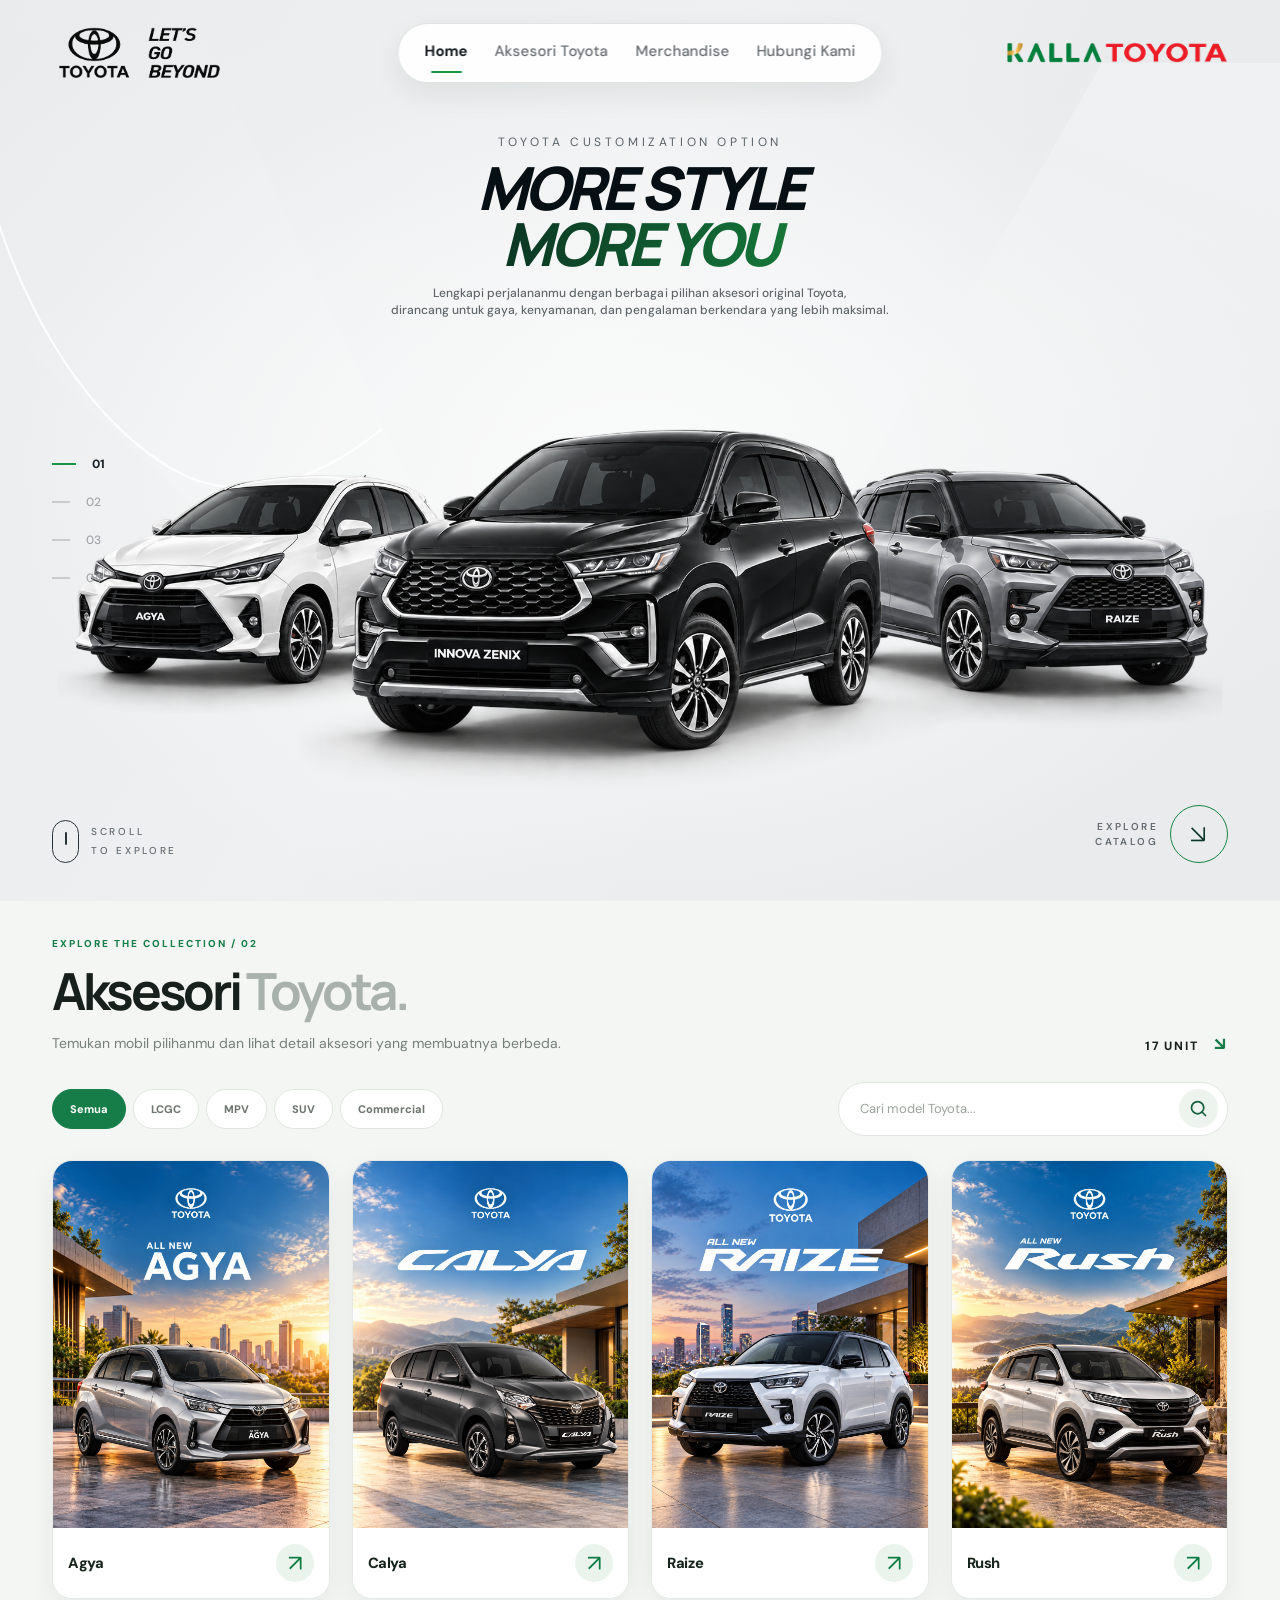
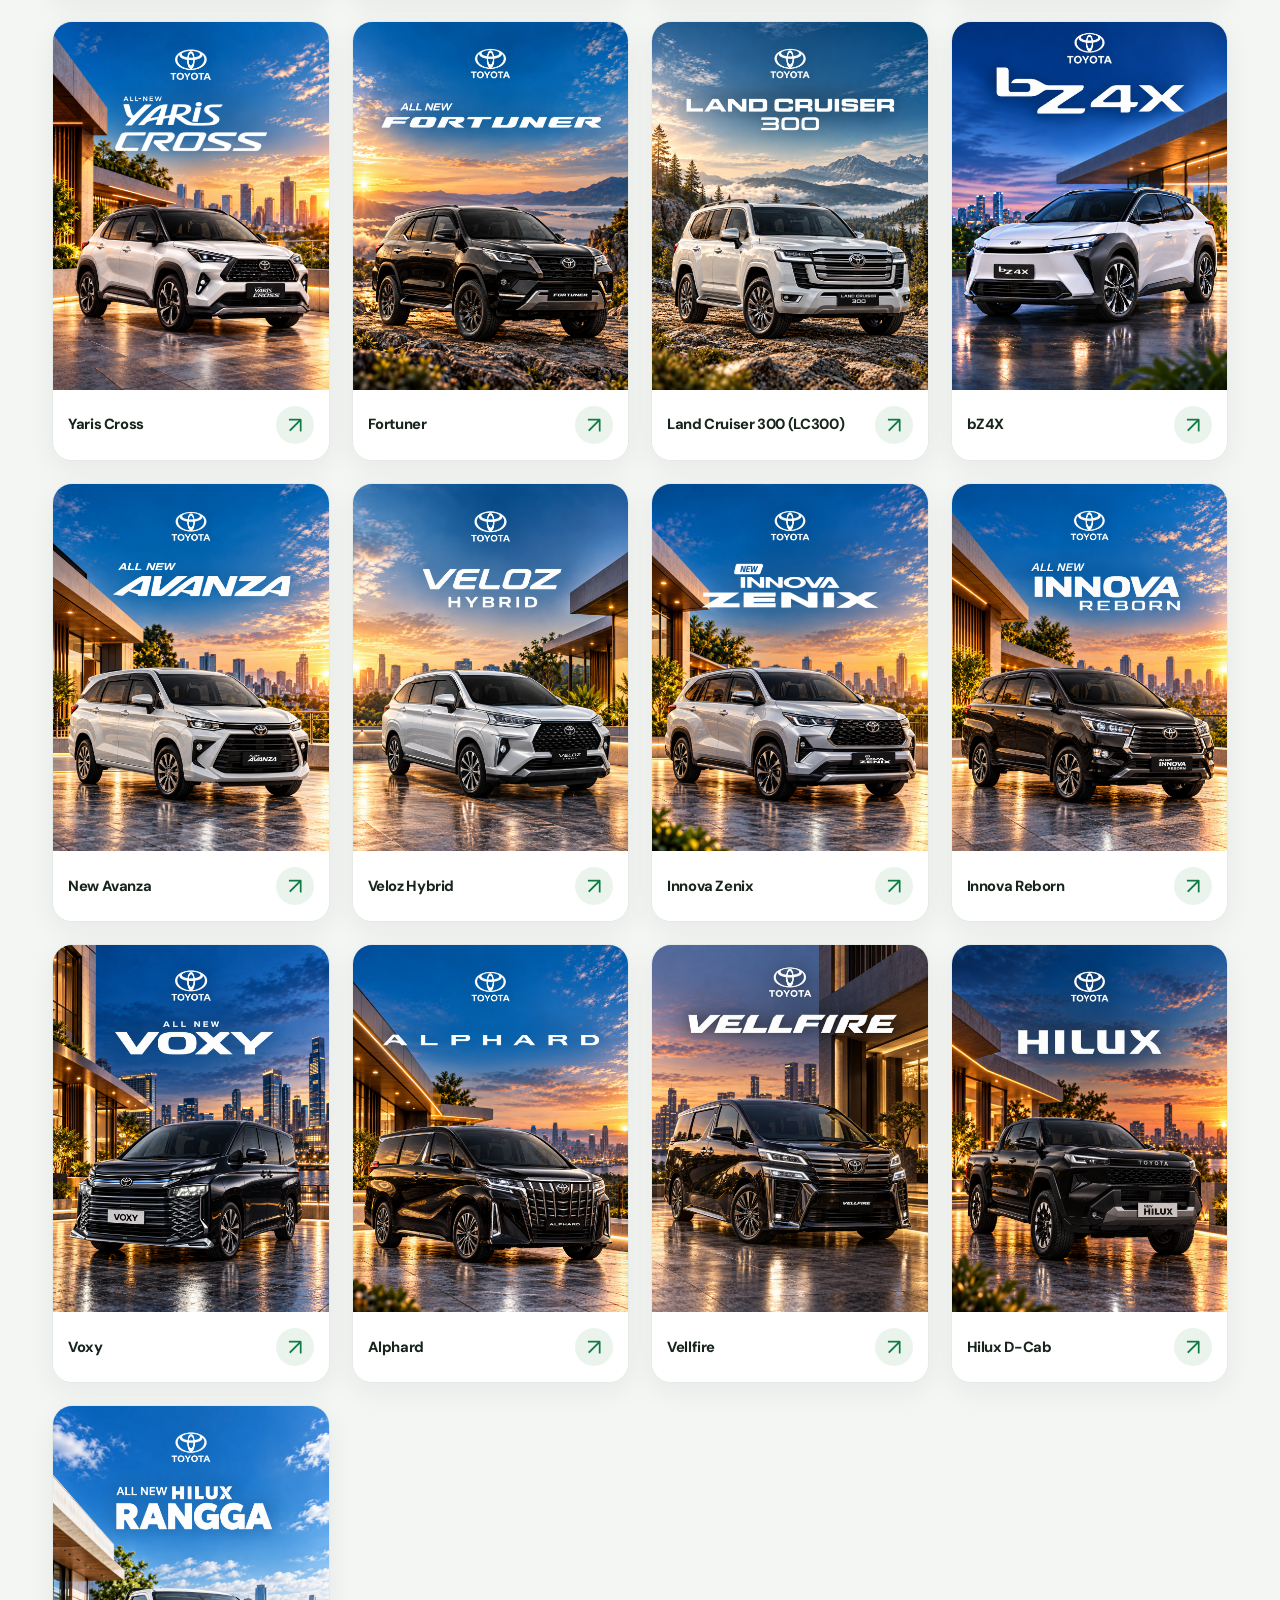
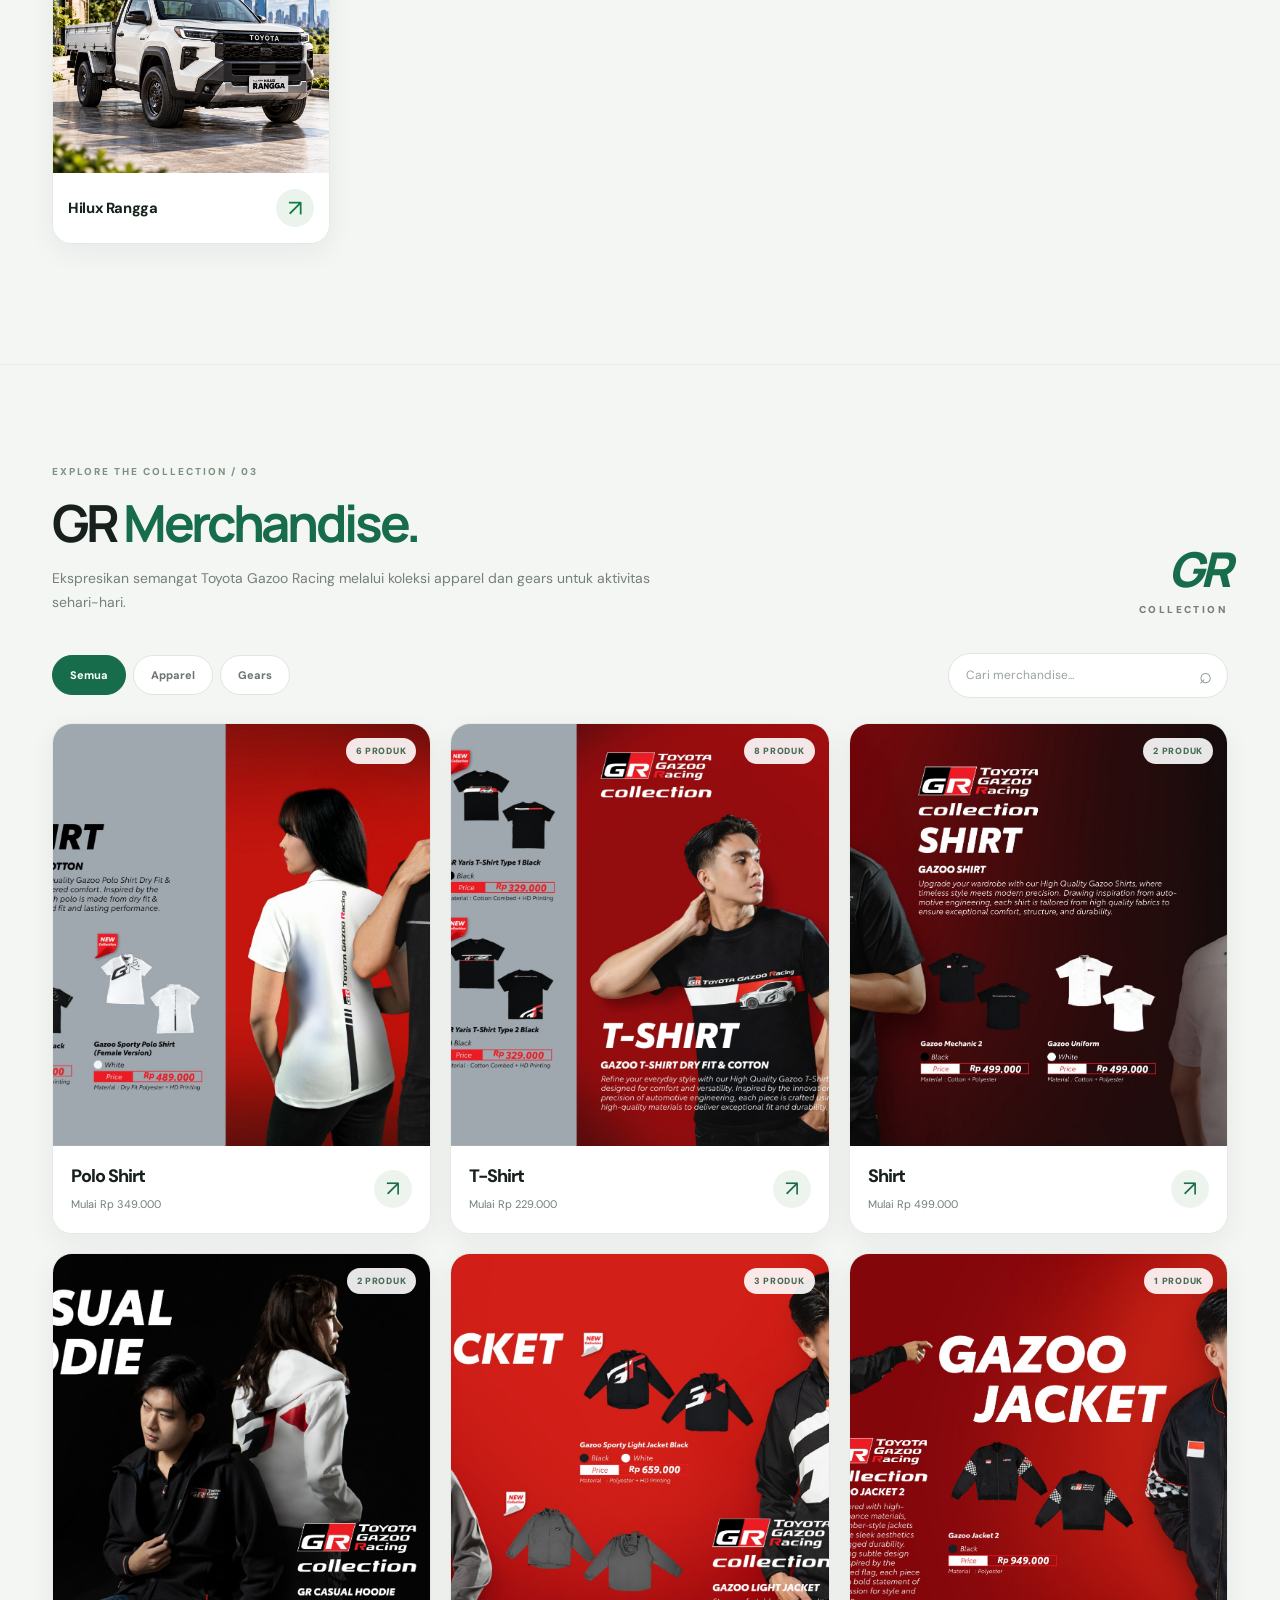
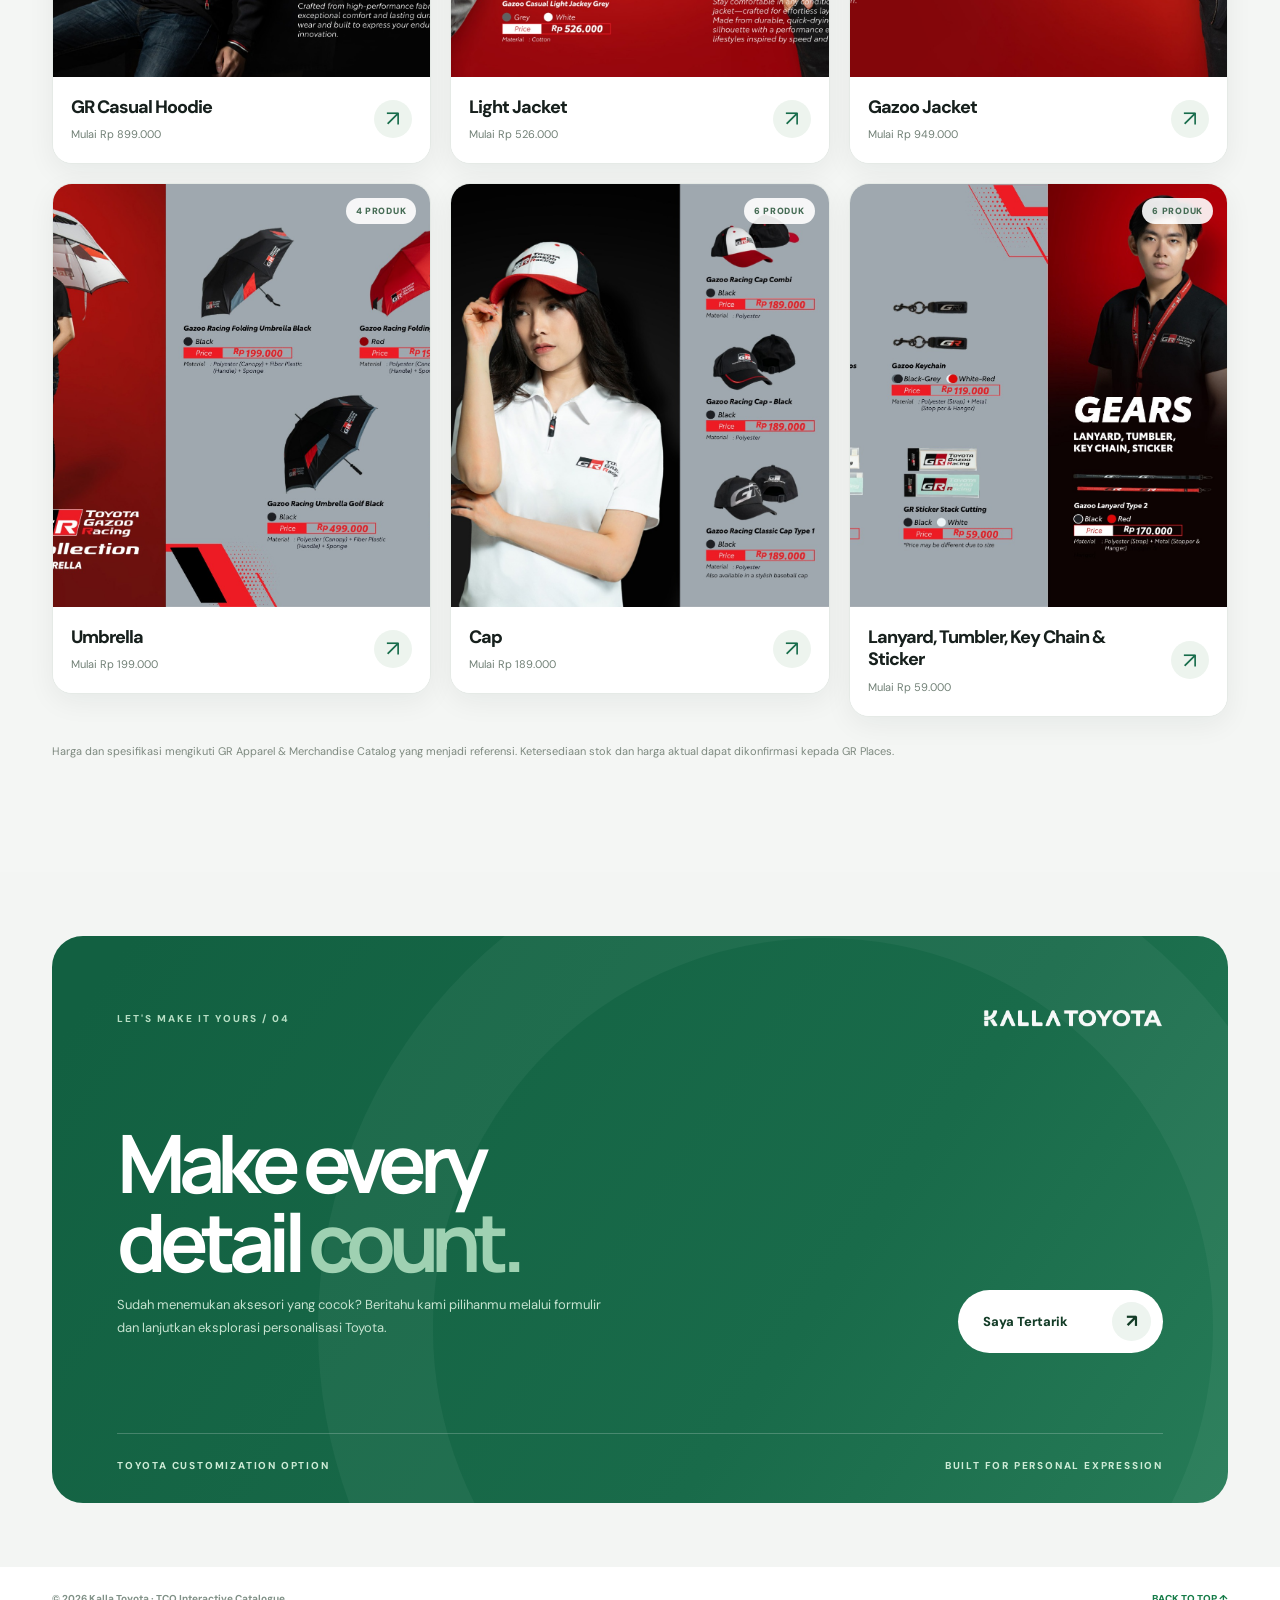
<file: index.html>
<!doctype html>
<html lang="id">
<head>
  <meta charset="UTF-8">
  <meta name="viewport" content="width=device-width, initial-scale=1.0">
  <meta name="theme-color" content="#f7f9f6">
  <meta name="description" content="Toyota Customization Option — katalog aksesori Toyota interaktif dari Kalla Toyota. Jelajahi model, lihat detail part dan temukan aksesori favorit Anda.">
  <title>Toyota Customization Option — Kalla Toyota</title>
  <link rel="preconnect" href="https://fonts.googleapis.com">
  <link rel="preconnect" href="https://fonts.gstatic.com" crossorigin>
  <link href="https://fonts.googleapis.com/css2?family=DM+Sans:wght@400;500;600;700;800&family=Manrope:wght@400;500;600;700;800&display=swap" rel="stylesheet">
  <link rel="stylesheet" href="style.css">
  <link rel="stylesheet" href="catalog-poster.css">
  <link rel="stylesheet" href="shared-navbar.css">
  
</head>
<body class="home-page">
  <div id="top"></div>
  <header class="site-header" id="site-header">
    <div class="wide-container topbar">
      <a href="#home" class="logo-toyota" aria-label="Toyota Let's Go Beyond, ke home"><img src="assets/toyota-beyond.png" alt="Toyota Let's Go Beyond"></a>
      <nav class="main-nav" id="main-nav" aria-label="Navigasi utama">
        <a href="#home" class="nav-link active" data-section="home">Home</a>
        <a href="#katalog" class="nav-link" data-section="katalog">Aksesori Toyota</a>
        <a href="#contact" class="nav-link" data-section="contact">Hubungi Kami</a>
      </nav>
      <div class="header-right">
        <a class="logo-kalla" href="#contact" aria-label="Kalla Toyota, informasi kontak"><img src="assets/kalla-toyota.png" alt="Kalla Toyota"></a>
        <button id="menu-button" class="menu-button" aria-label="Buka menu" aria-expanded="false" aria-controls="mobile-nav"><span></span><span></span><span></span></button>
      </div>
    </div>
    <nav class="mobile-nav" id="mobile-nav" aria-label="Navigasi seluler" hidden>
      <a href="#home">Home</a><a href="#katalog">Aksesori Toyota</a><a href="#contact">Hubungi Kami</a>
    </nav>
  </header>

  <main>
    <section id="home" class="hero-section section-anchor" aria-labelledby="hero-heading">
      <!-- Background grafis dibuat dengan SVG/CSS, bukan disatukan dengan foto mobil. -->
      <svg class="hero-lines" viewBox="0 0 1536 1024" preserveAspectRatio="none" aria-hidden="true">
        <path class="hero-line-white" d="M-36 103 C-19 271 75 460 204 532 C286 579 384 546 458 488" />
      </svg>
      <div class="hero-angle hero-angle-left" aria-hidden="true"></div>
      <div class="hero-angle hero-angle-right" aria-hidden="true"></div>
      <div class="wide-container hero-wrap">
        <div class="hero-copy">
          <p class="hero-kicker">TOYOTA CUSTOMIZATION OPTION</p>
          <h1 id="hero-heading"><span>MORE STYLE</span><span class="gradient-text">MORE YOU</span></h1>
          <p class="hero-description">Lengkapi perjalananmu dengan berbagai pilihan aksesori original Toyota,<br class="desktop-only"> dirancang untuk gaya, kenyamanan, dan pengalaman berkendara yang lebih maksimal.</p>
        </div>
        <nav class="hero-progress" aria-label="Navigasi cepat antar bagian">
          <button class="progress-item current" type="button" data-jump="home" aria-current="step" aria-label="01 · Kembali ke Home" title="Home"><span class="progress-line" aria-hidden="true"></span><span>01</span></button>
          <button class="progress-item" type="button" data-jump="katalog" aria-label="02 · Buka Aksesori Toyota" title="Aksesori Toyota"><span class="progress-line" aria-hidden="true"></span><span>02</span></button>
          <button class="progress-item" type="button" data-jump="contact" aria-label="03 · Buka Hubungi Kami" title="Hubungi Kami"><span class="progress-line" aria-hidden="true"></span><span>03</span></button>
        </nav>
        <!-- Layer mobil PNG/WebP transparan bisa dianimasikan tanpa menggerakkan background. -->
        <!-- Satu foto gabungan tiga mobil. Background CSS tetap terpisah. -->
        <div class="hero-visual hero-visual-v08">
          <img class="hero-trio-combined" src="assets/hero-trio-combined.png" width="1983" height="793" alt="Toyota Agya putih, Innova Zenix hitam, dan Raize abu-abu" fetchpriority="high" decoding="async">
        </div>
        <div class="hero-bottom">
          <a href="#katalog" class="scroll-indicator" aria-label="Scroll ke Aksesori Toyota"><span class="mouse-outline"><span class="mouse-wheel"></span></span><span>SCROLL<br>TO EXPLORE</span></a>
          <a href="#katalog" class="explore-catalog" aria-label="Explore Catalog"><span>EXPLORE<br>CATALOG</span><span class="explore-arrow" aria-hidden="true">↘</span></a>
        </div>
      </div>
    </section>

    <section id="katalog" class="catalog-section section-anchor" aria-labelledby="catalog-title">
      <div class="wide-container">
        <div class="section-intro">
          <div><span class="small-index">EXPLORE THE COLLECTION / 02</span><h2 id="catalog-title">Aksesori <span>Toyota.</span></h2><p>Temukan mobil pilihanmu dan lihat detail aksesori yang membuatnya berbeda.</p></div>
          <div class="catalog-counter" id="catalog-counter">17 UNIT <span>↘</span></div>
        </div>
        <div class="catalog-tools">
          <div class="filter-list" id="category-filters" aria-label="Filter kategori kendaraan"></div>
          <div class="search-wrapper" id="search-wrapper"><div class="catalog-search" role="search"><input id="model-search" placeholder="Cari model Toyota..." type="search" autocomplete="off" aria-label="Cari model Toyota" role="combobox" aria-controls="search-suggestions" aria-expanded="false" aria-autocomplete="list"><button type="button" id="search-submit" class="search-submit" aria-label="Cari model Toyota" title="Cari model Toyota"><svg width="21" height="21" viewBox="0 0 24 24" fill="none" stroke="currentColor" stroke-width="2" stroke-linecap="round" stroke-linejoin="round" aria-hidden="true"><circle cx="11" cy="11" r="7"></circle><path d="m20 20-4-4"></path></svg></button></div><div class="search-suggestions" id="search-suggestions" role="listbox" hidden></div></div>
        </div>
        <div class="model-grid" id="model-grid" aria-live="polite"></div>
        <div class="no-results" id="no-results" hidden>Tidak ada unit yang sesuai. Coba kata kunci lain.</div>
      </div>
    </section>

    <section id="contact" class="contact-section section-anchor">
      <div class="wide-container contact-wrap">
        <div class="contact-top">
          <span class="small-index light">LET'S MAKE IT YOURS / 04</span>
          <img src="assets/kalla-toyota-white.png" alt="Kalla Toyota"class="contact-deco-logo">
      </div>
        <div class="contact-main"><div><h2>Make every<br>detail <em>count.</em></h2><p>Sudah menemukan aksesori yang cocok? Beritahu kami pilihanmu melalui formulir dan lanjutkan eksplorasi personalisasi Toyota.</p></div><a class="contact-button" href="https://forms.gle/zAGeV5SVQxKqUwxP8" target="_blank" rel="noopener noreferrer">Saya Tertarik <span>↗</span></a></div>
        <div class="contact-bottom"><span>TOYOTA CUSTOMIZATION OPTION</span><span>BUILT FOR PERSONAL EXPRESSION</span></div>
      </div>
    </section>
  </main>

  <footer class="site-footer"><div class="wide-container footer-row"><span>© 2026 Kalla Toyota · TCO Interactive Catalogue</span><a href="#home">BACK TO TOP ↑</a></div></footer>

  <div id="toast" class="toast" role="status" aria-live="polite" hidden></div>
  <script src="data.js"></script>
  <script src="app.js"></script>
  <script src="merchandise-data.js"></script>
  <script src="merchandise.js"></script>
</body>
</html>
</file>
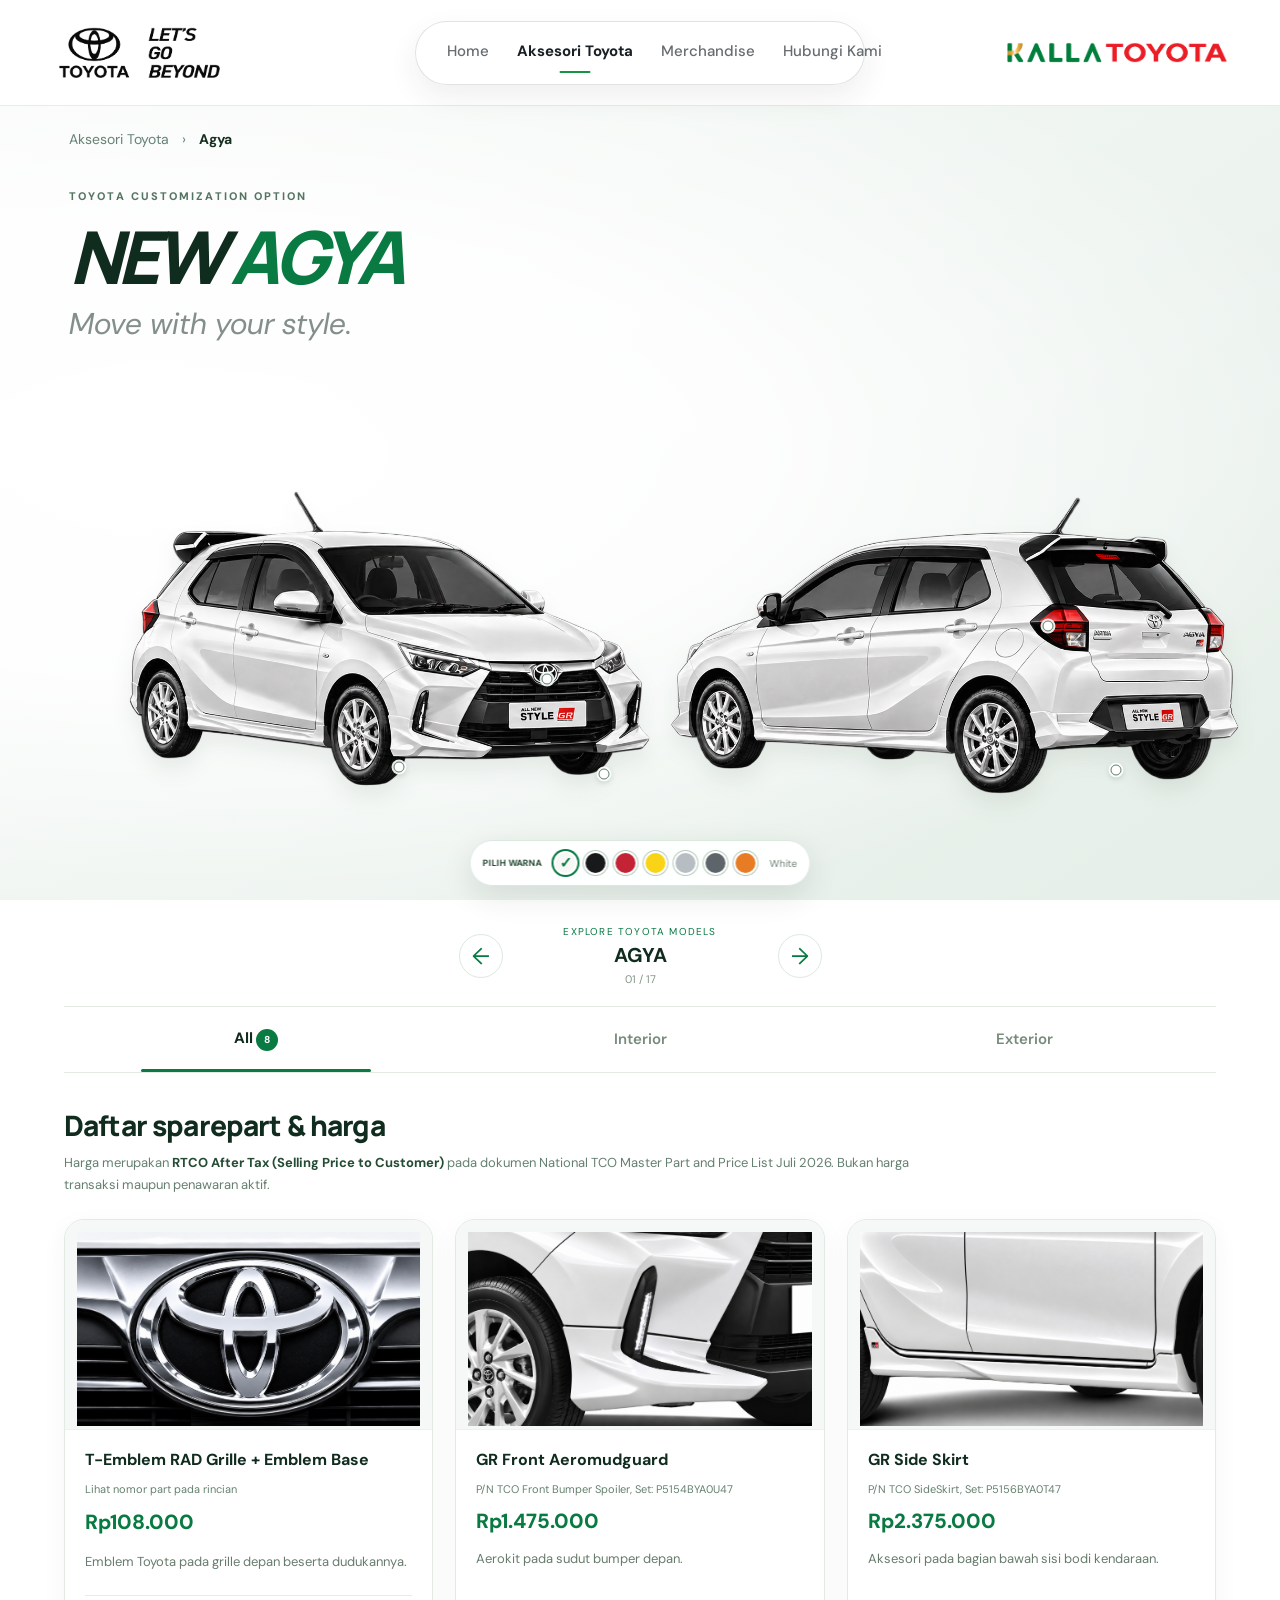
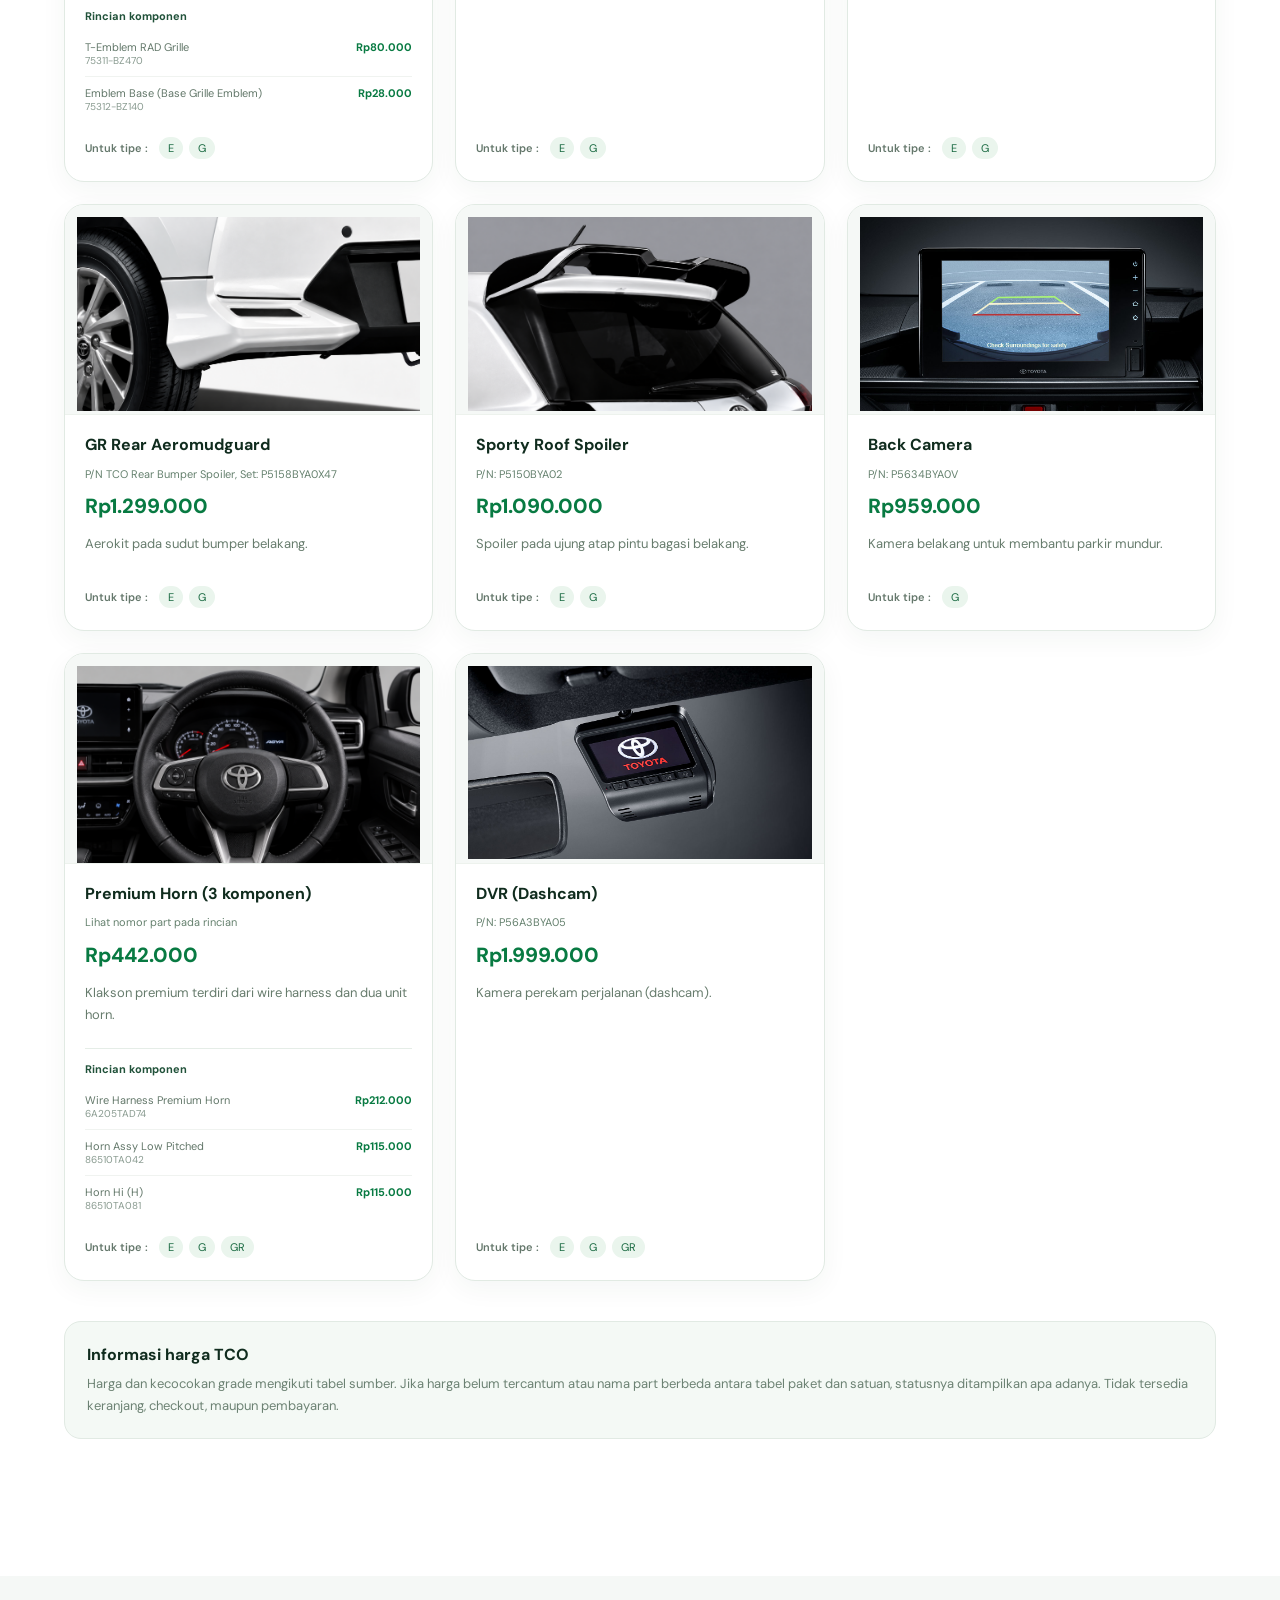
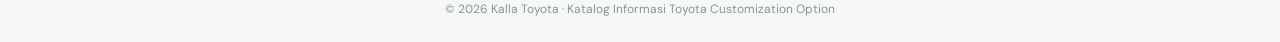
<file: detail.html>
<!doctype html>
<html lang="id">
<head>
  <meta charset="UTF-8"><meta name="viewport" content="width=device-width, initial-scale=1">
  <meta name="theme-color" content="#f5f8f6">
  <title>Detail Unit — TCO Kalla Toyota</title>
  <link rel="preconnect" href="https://fonts.googleapis.com">
  <link rel="preconnect" href="https://fonts.gstatic.com" crossorigin>
  <link href="https://fonts.googleapis.com/css2?family=DM+Sans:wght@400;500;600;700;800&family=Manrope:wght@400;500;600;700;800&display=swap" rel="stylesheet">
  <link rel="stylesheet" href="detail.css">
  <link rel="stylesheet" href="shared-navbar.css">
</head>
<body>
  <header class="site-header" id="site-header">
    <div class="wide-container topbar">
      <a href="index.html#home" class="logo-toyota" aria-label="Toyota Let's Go Beyond, ke home"><img src="assets/toyota-beyond.png" alt="Toyota Let's Go Beyond"></a>
      <nav class="main-nav" id="main-nav" aria-label="Navigasi utama">
        <a href="index.html#home" class="nav-link" data-section="home">Home</a>
        <a href="index.html#katalog" class="nav-link active" aria-current="page" data-section="katalog">Aksesori Toyota</a>
        <a href="index.html#merchandise" class="nav-link" data-section="merchandise">Merchandise</a>
        <a href="index.html#contact" class="nav-link" data-section="contact">Hubungi Kami</a>
      </nav>
      <div class="header-right">
        <a class="logo-kalla" href="index.html#contact" aria-label="Kalla Toyota, informasi kontak"><img src="assets/kalla-toyota.png" alt="Kalla Toyota"></a>
        <button id="menu-button" class="menu-button" type="button" aria-label="Buka menu" aria-expanded="false" aria-controls="mobile-nav"><span></span><span></span><span></span></button>
      </div>
    </div>
    <nav class="mobile-nav" id="mobile-nav" aria-label="Navigasi seluler" hidden>
      <a href="index.html#home">Home</a><a href="index.html#katalog" aria-current="page">Aksesori Toyota</a><a href="index.html#merchandise">Merchandise</a><a href="index.html#contact">Hubungi Kami</a>
    </nav>
  </header>
  <main>
    <section class="hero">
      <div class="hero-inner">
        <div class="breadcrumbs"><a href="index.html#katalog">Aksesori Toyota</a><span>›</span><strong id="breadcrumb-unit">Agya</strong></div>
        <div class="hero-copy"><span class="eyebrow">TOYOTA CUSTOMIZATION OPTION</span><h1 id="hero-title">NEW <em>AGYA</em></h1><p id="hero-tagline" class="tagline">Explore the details.</p></div>
        <div class="hero-visual" id="hero-visual" aria-label="Foto unit depan dan belakang">
          <div class="hero-angle hero-angle-front" data-angle="front">
            <img id="hero-car" src="" alt="Tampak depan unit" draggable="false">
            <div class="hero-hotspots" id="hero-hotspots-front" aria-label="Titik aksesori tampak depan"></div>
          </div>
          <div class="hero-angle hero-angle-rear" data-angle="rear">
            <img id="hero-car-rear" src="" alt="Tampak belakang unit" draggable="false">
            <div class="hero-hotspots" id="hero-hotspots-rear" aria-label="Titik aksesori tampak belakang"></div>
          </div>
          <div class="hero-view-toggle" id="hero-view-toggle" aria-label="Tampak kendaraan">
            <button type="button" data-hero-view="front" aria-pressed="true">Depan</button>
            <button type="button" data-hero-view="rear" aria-pressed="false">Belakang</button>
          </div>
        </div>
        <p id="hero-image-error" class="image-error" hidden>Foto unit belum tersedia.</p>
        <div class="color-panel" id="color-panel" role="group" aria-label="Pilihan warna kendaraan"><strong>PILIH WARNA</strong><div class="color-list" id="color-list"></div><small id="color-name">White</small></div>
        <div class="hero-stats"><div class="stat"><strong id="hero-category">Hatchback</strong><small>Model Toyota</small></div><div class="stat"><strong>Juli 2026</strong><small>Periode harga TCO</small></div><div class="stat"><strong>Katalog Informasi</strong><small>Bukan transaksi</small></div></div>
      </div>
    </section>
    <section class="details-section">
      <div class="content-wrap">
        <div class="unit-switcher" id="swipe-zone" aria-label="Navigasi unit"><button class="unit-arrow" id="prev-unit" type="button" aria-label="Unit sebelumnya">←</button><div class="unit-switcher-center"><small>EXPLORE TOYOTA MODELS</small><strong id="unit-switch-label">AGYA</strong><span id="unit-counter">01 / 17</span></div><button class="unit-arrow" id="next-unit" type="button" aria-label="Unit berikutnya">→</button></div>
        <div class="detail-tabs" role="tablist" aria-label="Kategori part"><button type="button" role="tab" data-tab="all" class="active" aria-selected="true">All <span id="part-count" class="tab-count">0</span></button><button type="button" role="tab" data-tab="interior">Interior</button><button type="button" role="tab" data-tab="exterior">Exterior</button></div>

        <section class="parts-section"><div class="section-heading"><h2>Daftar sparepart &amp; harga</h2><p>Harga merupakan <strong>RTCO After Tax (Selling Price to Customer)</strong> pada dokumen National TCO Master Part and Price List Juli 2026. Bukan harga transaksi maupun penawaran aktif.</p></div><div id="tab-content" role="tabpanel" aria-live="polite"></div></section>
        <div class="information-note"><strong>Informasi harga TCO</strong><p>Harga dan kecocokan grade mengikuti tabel sumber. Jika harga belum tercantum atau nama part berbeda antara tabel paket dan satuan, statusnya ditampilkan apa adanya. Tidak tersedia keranjang, checkout, maupun pembayaran.</p></div>
      </div>
    </section>
  </main>
  <footer class="footer">© 2026 Kalla Toyota · Katalog Informasi Toyota Customization Option</footer>
  <div id="hero-part-tooltip" class="hero-part-tooltip" role="tooltip" hidden></div>
  <script src="data.js"></script>
  <script src="detail.js"></script>
</body>
</html>
</file>
<file: style.css>
:root{--ink:#17201d;--muted:#757e78;--green:#176c4b;--green2:#0f543a;--mint:#dbece0;--mist:#f3f5f3;--line:#dce2dc;--light:#fff;--radius:25px;--display:'Manrope','DM Sans',sans-serif;--body:'DM Sans',sans-serif}*{box-sizing:border-box}html{scroll-behavior:smooth;scroll-padding-top:94px}body{margin:0;background:#fff;color:var(--ink);font-family:var(--body);-webkit-font-smoothing:antialiased}a{text-decoration:none;color:inherit}button,input{font:inherit}button{cursor:pointer}button:focus-visible,a:focus-visible,input:focus-visible{outline:3px solid #77bc98;outline-offset:3px}img{max-width:100%;display:block}p{line-height:1.75}.wide-container{width:min(1430px,calc(100% - 104px));margin:0 auto}.section-anchor{scroll-margin-top:90px}[hidden]{display:none!important}.site-header{height:88px;position:sticky;top:0;z-index:80;background:rgba(255,255,255,.95);border-bottom:1px solid #e8ece8;backdrop-filter:blur(18px)}.topbar{height:100%;display:flex;align-items:center;justify-content:space-between;gap:24px}.logo-toyota{display:flex;align-items:center;width:158px;flex:0 0 auto}.logo-toyota img{width:100%;height:auto;max-height:67px;object-fit:contain}.logo-kalla{width:166px;display:flex;align-items:center;justify-content:end}.logo-kalla img{width:100%;object-fit:contain}.main-nav{display:flex;gap:6px;align-items:center;background:#f2f4f1;border:1px solid #e8ece8;padding:7px;border-radius:100px;box-shadow:0 8px 25px #13281705}.main-nav a{font-size:13px;font-weight:700;color:#7b817d;letter-spacing:.01em;border-radius:30px;padding:11px 26px;transition:background .2s,color .2s}.main-nav a:hover,.main-nav a.active{color:#fff;background:var(--ink)}.header-right{display:flex;align-items:center;gap:20px}.mobile-nav{display:none}.menu-button{display:none}
.hero-section{background:linear-gradient(132deg,#fbfcfa 4%,#f0f4ef 57%,#e8eeea 100%);overflow:hidden;position:relative;min-height:760px}.hero-bg-orb{position:absolute;pointer-events:none}.orb-a{width:700px;height:700px;border-radius:50%;right:-20%;top:-55%;background:radial-gradient(circle,#e5efe7 0,transparent 66%)}.orb-b{width:780px;height:500px;bottom:-300px;left:-280px;background:radial-gradient(circle,#dcece0 0,transparent 68%)}.hero-wrap{position:relative;min-height:760px;padding-top:37px}.hero-topline{display:flex;align-items:center;gap:12px;letter-spacing:.16em;font-weight:800;font-size:10px;color:#69786f}.eyebrow-dot,.live-dot,.dot-indicator{width:8px;height:8px;display:inline-block;border-radius:100px;background:#2e9361}.hero-topline-line{width:24px;height:1px;background:#a7b5aa}.hero-copy{position:relative;z-index:3;text-align:center;padding-top:60px}.pill-outline{border:1px solid #d9e4da;border-radius:40px;padding:10px 15px;display:inline-flex;align-items:center;gap:9px;font-size:10px;letter-spacing:.11em;font-weight:800;color:#4b6a57;background:#f9fdf9}.hero-copy h1{margin:21px 0 18px;font-family:var(--display);font-weight:800;letter-spacing:-.09em;line-height:1.03;font-size:clamp(52px,6.3vw,93px)}.hero-copy h1 em{font-style:normal;color:var(--green)}.hero-copy p{font-size:15px;color:#65756a;max-width:555px;margin:0 auto;line-height:1.8}.hero-actions{display:flex;align-items:center;justify-content:center;gap:30px;margin-top:26px}.primary-btn{border:0;display:inline-flex;align-items:center;gap:20px;background:var(--green);color:white;padding:7px 8px 7px 21px;border-radius:100px;font-weight:800;font-size:13px;min-height:50px;transition:transform .2s,background .2s}.primary-btn:hover{background:var(--green2);transform:translateY(-2px)}.arrow-circle{display:inline-flex;align-items:center;justify-content:center;width:37px;height:37px;border-radius:50%;background:#fff;color:var(--green);font-size:18px}.text-btn{font-size:13px;font-weight:800;color:#39473f;border-bottom:1px solid #a6b7aa;padding:8px 0}.text-btn span{margin-left:11px}.hero-cars{width:min(1180px,100%);height:auto;object-fit:contain;position:relative;z-index:1;margin:-5px auto -28px;mix-blend-mode:multiply;mask-image:linear-gradient(to bottom,#000 0%,#000 82%,transparent 100%)}.hero-side-note{position:absolute;z-index:2;top:42%;left:0;display:flex;flex-direction:column;gap:18px;font-size:11px;color:#6c7b70;letter-spacing:.08em}.hero-side-note strong{line-height:1.75;font-size:10px}.note-line{height:67px;width:1px;background:#afc5b4;margin-left:11px}.hero-foot{height:90px;position:relative;z-index:2;display:flex;align-items:center;gap:34px;border-top:1px solid #d8e1d8;margin-top:-10px}.hero-foot-item{display:flex;align-items:center;gap:14px}.hero-foot-item strong{font-size:25px;letter-spacing:-.06em}.hero-foot-item span,.hero-foot-right{font-weight:800;font-size:10px;letter-spacing:.15em;color:#64746a}.foot-divider{width:1px;height:32px;background:#ccd7cc}.hero-foot-right{margin-left:auto}.hero-foot-right span{font-size:18px;margin-left:15px}
.how-section{padding:107px 0 112px;background:#fff}.how-wrap{display:grid;grid-template-columns:.8fr 1.4fr;align-items:center;gap:80px}.small-index{font-size:10px;letter-spacing:.2em;color:var(--green);font-weight:800;display:inline-block}.how-heading h2,.section-intro h2{font-family:var(--display);font-size:clamp(37px,4vw,60px);line-height:1.12;letter-spacing:-.065em;margin:19px 0 0}.how-heading h2 span,.section-intro h2 span{color:#a8b1aa}.how-cards{display:grid;grid-template-columns:repeat(3,1fr);gap:13px}.how-step{background:#f5f7f5;padding:25px 21px;min-height:223px;border-radius:18px;border:1px solid #ebefeb}.step-index{font-size:11px;font-weight:800;color:#95a49a}.step-icon{font-size:32px;display:block;color:var(--green);margin:12px 0}.how-step h3{font-size:16px;letter-spacing:-.04em;margin:0 0 8px}.how-step p{font-size:12px;margin:0;color:#77847b;line-height:1.65}
.catalog-section{padding:105px 0 120px;background:#f4f6f4;border-top:1px solid #edf1ed}.section-intro{display:flex;align-items:end;justify-content:space-between;gap:24px}.section-intro h2{margin:14px 0}.section-intro p{max-width:600px;color:#758077;font-size:14px;margin:0}.catalog-counter{font-weight:800;letter-spacing:.15em;font-size:12px;white-space:nowrap}.catalog-counter span{font-size:18px;color:var(--green);margin-left:11px}.catalog-tools{margin:40px 0 25px;display:flex;align-items:center;justify-content:space-between;gap:24px}.filter-list{display:flex;align-items:center;gap:7px;flex-wrap:wrap}.filter-btn{border:1px solid #e0e6df;background:#fff;color:#6c756e;padding:12px 17px;border-radius:40px;font-size:11px;font-weight:800;transition:all .15s}.filter-btn.active,.filter-btn:hover{color:#fff;background:var(--green);border-color:var(--green)}.catalog-search{width:280px;background:#fff;border:1px solid #e0e6df;border-radius:40px;display:flex;align-items:center;gap:10px;padding:0 15px;color:#8a958c;flex:0 0 auto}.catalog-search input{width:100%;height:43px;border:none;outline:none;background:transparent;font-size:12px;color:#18251d}.catalog-search input::placeholder{color:#9aa49b}.model-grid{display:grid;grid-template-columns:repeat(3,1fr);gap:19px}.model-card{min-width:0;display:flex;flex-direction:column;text-align:left;appearance:none;border:1px solid #e4eae4;background:#fff;border-radius:22px;overflow:hidden;padding:0;transition:transform .25s,box-shadow .25s,border-color .2s;position:relative}.model-card:hover{transform:translateY(-6px);box-shadow:0 22px 50px rgba(26,54,37,.09);border-color:#b1c8b8}.model-image{height:215px;background:#e9efea;display:flex;justify-content:center;align-items:center;overflow:hidden;position:relative}.model-image:after{content:'';position:absolute;left:0;bottom:0;width:100%;height:48px;background:linear-gradient(transparent,#e8efe9);pointer-events:none}.model-image img{width:100%;height:100%;object-fit:cover;transition:transform .3s}.model-card:hover .model-image img{transform:scale(1.035)}.model-image[data-white="false"] img{filter:grayscale(1) contrast(.96)}.model-image[data-white="true"] img{object-fit:contain;padding:10px 0}.model-badge{position:absolute;top:14px;left:15px;z-index:2;font-size:9px;padding:7px 10px;border-radius:30px;color:#466c55;background:rgba(255,255,255,.88);font-weight:800;letter-spacing:.09em}.model-info{display:flex;justify-content:space-between;align-items:center;gap:8px;padding:18px 18px 20px}.model-info h3{font-size:18px;font-weight:800;letter-spacing:-.055em;margin:1px 0 0}.model-info p{font-size:10px;letter-spacing:.12em;color:#8c9a90;font-weight:800;margin:0}.model-info .model-arrow{width:38px;height:38px;border-radius:50%;background:#edf4ee;display:flex;align-items:center;justify-content:center;color:var(--green);font-size:22px;transition:all .2s}.model-card:hover .model-arrow{background:var(--green);color:#fff}.no-results{padding:55px;text-align:center;color:#69756c}
.detail-section{padding:95px 0 114px;background:white}.detail-backline{display:flex;justify-content:space-between;align-items:center}.small-back{font-size:12px;color:var(--green);font-weight:800;border:none;background:#eef5ef;padding:12px 16px;border-radius:30px}.detail-head{display:flex;align-items:end;justify-content:space-between;margin:14px 0 34px}.label-above{font-size:12px;color:#9aa99e;letter-spacing:.17em;font-weight:800}.detail-head h2{font-family:var(--display);font-size:clamp(36px,4.3vw,63px);letter-spacing:-.075em;line-height:1.1;margin:7px 0}.detail-head p{font-size:13px;color:#7e8980;margin:0}.detail-model-counter{font-size:20px;color:#a5b5a9;font-weight:800;white-space:nowrap}.detail-layout{display:grid;grid-template-columns:minmax(0,1.55fr) minmax(285px,.78fr);gap:28px;align-items:start}.viewer-column,.parts-column{min-width:0}.vehicle-stage{border-radius:25px;overflow:hidden;background:radial-gradient(ellipse at 52% 28%,#fff 5%,#e8eeea 73%,#e4ebe5 100%);border:1px solid #e1e9e1;position:relative}.stage-top,.stage-footer{display:flex;align-items:center;gap:9px;justify-content:space-between;padding:19px 22px;color:#688071;font-size:9px;font-weight:800;letter-spacing:.12em}.stage-top{justify-content:flex-start}.stage-top-right{margin-left:auto}.dot-indicator{width:7px;height:7px}.car-image-container{position:relative;width:100%;aspect-ratio:4/3;display:flex;align-items:center;justify-content:center}.car-image-container:before{content:'';position:absolute;left:12%;right:12%;bottom:12%;height:25px;background:#5c796141;filter:blur(25px);border-radius:100%;pointer-events:none}.car-image-container>img{display:block;width:100%;height:100%;object-fit:contain;position:relative;z-index:1;transition:opacity .2s}.hotspot-layer{position:absolute;inset:0;z-index:4;pointer-events:none}.hotspot{position:absolute;left:var(--x);top:var(--y);width:35px;height:35px;border-radius:50%;background:#fff;color:var(--green);border:1px solid #e0eee4;box-shadow:0 2px 18px #17351b55;display:grid;place-items:center;font-size:19px;font-weight:600;transform:translate(-50%,-50%);pointer-events:auto;transition:transform .15s,background .15s}.hotspot:after{content:'';position:absolute;inset:-6px;border-radius:50%;border:1px solid #ffffffa8;animation:pulse 2.4s infinite}.hotspot:hover,.hotspot:focus-visible{background:var(--green);color:#fff;transform:translate(-50%,-50%) scale(1.12);z-index:9}.hotspot .hotspot-tooltip{position:absolute;bottom:43px;left:50%;transform:translate(-50%,5px);padding:11px 13px;border-radius:9px;background:#14281c;color:white;white-space:normal;min-width:155px;max-width:215px;text-align:center;font-size:10px;line-height:1.5;pointer-events:none;opacity:0;visibility:hidden;transition:all .15s;box-shadow:0 6px 20px #0002}.hotspot:hover .hotspot-tooltip,.hotspot:focus-visible .hotspot-tooltip{opacity:1;visibility:visible;transform:translate(-50%,0)}@keyframes pulse{0%,100%{transform:scale(.88);opacity:.7}50%{transform:scale(1.3);opacity:.15}}.stage-footer{padding:16px 22px 20px}.stage-footer>span:first-child{letter-spacing:0;font-size:11px}.viewer-controls{display:flex;align-items:center;justify-content:space-between;gap:25px;border-bottom:1px solid #e2ebe3;padding:23px 6px}.control-label{display:block;font-size:10px;font-weight:800;letter-spacing:.13em;color:#85968b;margin-bottom:11px}.angles-buttons,.color-swatches{display:flex;align-items:center;gap:9px}.angle-btn{border:1px solid #dae5db;background:#fff;border-radius:30px;padding:10px 16px;font-size:11px;color:#748278;font-weight:800}.angle-btn.active,.angle-btn:hover{background:var(--ink);color:#fff;border-color:var(--ink)}.swatch{width:29px;height:29px;background:var(--swatch);border:3px solid white;box-shadow:0 0 0 1px #c5cdc7;border-radius:50%;transition:box-shadow .2s,transform .2s}.swatch.active{box-shadow:0 0 0 2px var(--green);transform:scale(1.05)}.viewer-disclaimer{margin:17px 7px;color:#8b9890;font-size:11px;line-height:1.7}.parts-column{background:#f5f7f5;border:1px solid #e8eee8;border-radius:24px;padding:29px 25px}.parts-header h3{font-family:var(--display);font-size:30px;letter-spacing:-.065em;margin:12px 0 8px}.parts-header h3 i{color:var(--green);font-style:normal}.parts-header p{font-size:12px;color:#8b978e;line-height:1.65;margin:0 0 18px}.part-list{max-height:480px;overflow:auto;padding-right:4px;scrollbar-width:thin}.part-item{width:100%;display:flex;align-items:center;gap:14px;border:0;border-top:1px solid #e2e9e3;background:none;padding:14px 0;text-align:left;transition:padding .2s}.part-item:hover{padding-left:5px}.part-thumb{width:62px;height:60px;flex:0 0 62px;background:#e6ece6;border-radius:9px;overflow:hidden}.part-thumb img{width:100%;height:100%;object-fit:cover}.part-meta{flex:1;min-width:0}.part-meta small{display:block;color:#92a094;font-size:10px;letter-spacing:.06em;margin-bottom:3px}.part-meta strong{font-size:12px;line-height:1.45;display:block}.part-item>span:last-child{font-size:20px;color:var(--green)}.aside-cta{display:flex;align-items:center;justify-content:space-between;padding:17px 15px;background:#dfebe2;border-radius:13px;margin-top:14px;transition:background .2s}.aside-cta:hover{background:#c5dfcd}.aside-cta strong,.aside-cta small{display:block}.aside-cta strong{font-size:12px;margin-bottom:3px}.aside-cta small{font-size:11px;color:#61806b}.aside-icon{width:36px;height:36px;border-radius:50%;display:grid;place-items:center;background:var(--green);color:white;font-size:19px}
.contact-section{padding:64px 0;background:#f3f5f3}.contact-wrap{border-radius:31px;min-height:520px;background:linear-gradient(125deg,#126041 5%,#196b4a 65%,#267b57 100%);padding:52px 65px 31px;color:#fff;position:relative;overflow:hidden}.contact-wrap:before{content:'';position:absolute;right:-100px;bottom:-330px;width:780px;height:780px;border-radius:50%;border:115px solid #ffffff0b;pointer-events:none}.contact-top,.contact-bottom{display:flex;justify-content:space-between;align-items:center;position:relative;z-index:1}.small-index.light{color:#b7dec4}.contact-deco,.contact-bottom{font-size:10px;font-weight:800;letter-spacing:.18em;color:#cdebd6}.contact-main{display:flex;justify-content:space-between;align-items:end;position:relative;z-index:1;margin:75px 0 80px;gap:30px}.contact-main h2{font-family:var(--display);font-size:clamp(56px,6.3vw,99px);letter-spacing:-.09em;line-height:.97;margin:0}.contact-main h2 em{font-style:normal;color:#9fd1b2}.contact-main p{max-width:500px;color:#c6e3d0;font-size:13px;line-height:1.8}.contact-button{display:flex;align-items:center;justify-content:space-between;gap:44px;background:white;color:#133c27;border-radius:50px;font-size:13px;padding:12px 12px 12px 25px;font-weight:800;white-space:nowrap;transition:transform .2s}.contact-button:hover{transform:translateY(-4px)}.contact-button span{width:39px;height:39px;display:grid;place-items:center;border-radius:50%;background:#edf4ef;font-size:18px}.contact-bottom{border-top:1px solid #ffffff35;padding-top:25px}.site-footer{background:#fff;padding:25px 0}.footer-row{display:flex;justify-content:space-between;align-items:center;gap:20px;color:#809187;font-size:10px;font-weight:700}.footer-row a{color:var(--green);font-weight:800;white-space:nowrap}
.contact-deco-logo{
  height: 60px;
  width: auto;
  object-fit: contain;
  display: block;
  opacity: 0.98;
}

@media(max-width:800px){
  .contact-deco-logo{
  height: 36px;
}
}

@media(max-width:520px){
 .contact-deco-logo{
  display: none;
  }
}

.modal-overlay{position:fixed;inset:0;background:#0c1611bb;z-index:150;display:flex;align-items:center;justify-content:center;padding:25px;backdrop-filter:blur(7px)}.part-dialog{background:white;width:min(900px,100%);display:grid;grid-template-columns:.95fr 1fr;border-radius:24px;position:relative;overflow:hidden;box-shadow:0 35px 110px #0005;max-height:calc(100vh - 50px)}.modal-close{position:absolute;right:18px;top:18px;border:0;background:#edf2ed;color:#283c2c;border-radius:50%;width:38px;height:38px;font-size:25px;z-index:2}.modal-image-wrap{min-height:410px;background:#e7ece8;display:flex;flex-direction:column;justify-content:space-between}.modal-image-wrap img{width:100%;height:100%;max-height:420px;object-fit:contain;flex:1;padding:20px}.modal-image-caption{display:flex;justify-content:space-between;color:#6d7b70;font-size:10px;letter-spacing:.12em;padding:18px 23px;font-weight:800}.modal-image-caption span{font-size:18px}.modal-body{padding:64px 36px 38px;overflow:auto}.modal-part-label{display:block;font-size:11px;color:#8c9b90;margin-top:27px}.modal-body h2{font-family:var(--display);font-size:34px;letter-spacing:-.065em;line-height:1.15;margin:10px 0 19px}.modal-body>p{font-size:13px;color:#6b7a70;line-height:1.85}.modal-note{border-left:3px solid var(--green);padding:8px 15px;background:#f0f5f1}.modal-bottom{display:flex;flex-wrap:wrap;align-items:center;gap:11px;margin-top:30px}.secondary-btn{border:1px solid #cbd9cd;background:#fff;border-radius:50px;padding:16px 18px;font-size:12px;font-weight:800;color:#4c6654}.toast{position:fixed;bottom:22px;left:50%;transform:translateX(-50%);background:var(--ink);color:#fff;border-radius:40px;padding:13px 22px;z-index:200;font-size:12px;box-shadow:0 10px 25px #0003}
@media(max-width:1100px){.wide-container{width:min(100% - 56px,1430px)}.hero-wrap{min-height:auto}.hero-section{min-height:auto}.hero-copy h1{font-size:clamp(52px,7vw,80px)}.hero-cars{margin:20px auto -15px}.how-wrap{gap:25px;grid-template-columns:.65fr 1.35fr}.detail-layout{grid-template-columns:minmax(0,1.28fr) minmax(265px,.72fr);gap:18px}.parts-column{padding:24px 20px}.part-thumb{width:54px;height:54px;flex-basis:54px}}
@media(max-width:800px){.site-header{height:76px}.wide-container{width:calc(100% - 40px)}.main-nav{display:none}.menu-button{display:flex;flex-direction:column;justify-content:center;gap:5px;border:0;background:#edf4ee;border-radius:10px;width:43px;height:42px;align-items:center}.menu-button span{width:17px;height:2px;background:#18432c;display:block;border-radius:2px}.mobile-nav:not([hidden]){display:flex;flex-direction:column;background:#fff;border-top:1px solid #e5ebe5;box-shadow:0 17px 24px #15281c10}.mobile-nav a{padding:16px 30px;font-size:13px;font-weight:800;border-bottom:1px solid #edf2ed}.logo-toyota{width:122px}.logo-kalla{width:130px}.hero-wrap{padding-top:27px}.hero-topline{font-size:8px;gap:8px}.hero-copy{padding-top:42px}.hero-copy h1{font-size:clamp(48px,9vw,69px)}.hero-side-note{display:none}.hero-cars{width:116%;max-width:none;margin:30px 0 0 -8%}.hero-foot{margin-top:0}.how-wrap{display:block}.how-cards{margin-top:32px}.model-grid{grid-template-columns:repeat(2,minmax(0,1fr))}.catalog-tools{flex-direction:column;align-items:stretch}.catalog-search{width:100%}.detail-layout{grid-template-columns:1fr}.parts-column{display:block}.contact-main{align-items:start;flex-direction:column;margin:50px 0}.contact-wrap{min-height:0;padding:39px}.contact-main h2{font-size:clamp(57px,9vw,88px)}.footer-row{flex-wrap:wrap}.part-dialog{grid-template-columns:1fr;width:min(530px,100%);overflow:auto}.modal-image-wrap{min-height:240px}.modal-image-wrap img{max-height:260px}.modal-body{padding:25px 28px 28px}.modal-part-label{margin-top:16px}}
@media(max-width:520px){.wide-container{width:calc(100% - 34px)}.site-header{height:68px}.logo-toyota{width:105px}.logo-kalla{width:114px}.header-right{gap:10px}.menu-button{width:39px;height:39px}.hero-topline{font-size:7px;flex-wrap:wrap;justify-content:center}.hero-topline-line{display:none}.hero-copy{padding-top:48px}.hero-copy h1{font-size:46px;line-height:1.05;letter-spacing:-.08em}.hero-copy p{font-size:13px}.pill-outline{font-size:8px}.hero-actions{gap:18px}.primary-btn{font-size:12px}.text-btn{font-size:12px}.hero-cars{width:152%;margin:25px 0 -5px -26%}.hero-foot{height:70px;gap:14px}.hero-foot-item{gap:5px}.hero-foot-item strong{font-size:20px}.hero-foot-item span{font-size:8px}.hero-foot-right{display:none}.how-section,.catalog-section,.detail-section{padding:64px 0}.how-heading h2,.section-intro h2{font-size:37px}.how-cards{grid-template-columns:1fr;gap:10px}.how-step{min-height:0;padding:18px 20px;display:grid;grid-template-columns:24px 37px 1fr;align-items:center;column-gap:10px}.how-step .step-icon{margin:0}.how-step h3{grid-column:3;grid-row:1}.how-step p{grid-column:3;grid-row:2}.section-intro{align-items:start;flex-direction:column}.catalog-counter{display:none}.catalog-tools{margin:28px 0 20px;gap:16px}.filter-list{gap:6px}.filter-btn{font-size:10px;padding:10px 12px}.model-grid{gap:11px}.model-image{height:142px}.model-info{padding:12px}.model-info h3{font-size:13px}.model-info .model-arrow{width:29px;height:29px;font-size:16px}.model-info p{font-size:8px}.model-badge{font-size:8px;top:9px;left:9px;padding:5px 8px}.detail-head{align-items:start;gap:15px}.detail-head h2{font-size:37px}.detail-model-counter{font-size:13px}.detail-backline{align-items:start}.small-back{font-size:10px;padding:9px 12px}.vehicle-stage{border-radius:17px}.stage-top{padding:14px 14px;font-size:7px}.stage-top-right{display:none}.stage-footer{padding:13px;font-size:8px}.stage-footer>span:first-child{font-size:9px}.hotspot{width:30px;height:30px;font-size:16px}.viewer-controls{flex-direction:column;align-items:start;gap:20px}.contact-section{padding:27px 0}.contact-wrap{padding:28px 23px 25px;border-radius:24px}.contact-main h2{font-size:54px}.contact-main p{font-size:12px}.contact-deco{display:none}.contact-bottom span:last-child{display:none}.footer-row{font-size:9px;line-height:1.7}.modal-overlay{padding:12px}.part-dialog{max-height:94vh}.modal-body h2{font-size:28px}}
@media(prefers-reduced-motion:reduce){html{scroll-behavior:auto}*,*:after,*:before{animation-duration:.01ms!important;transition-duration:.01ms!important}}


/* ================================================================
   REVISION 02 — Navbar melayang, solid sejak Katalog;
                 hero mobil sebagai layer transparan independen.
   ================================================================ */
.site-header {
  position: fixed;
  top: 0;
  left: 0;
  right: 0;
  background: transparent;
  border-bottom: 1px solid transparent;
  box-shadow: none;
  backdrop-filter: none;
  -webkit-backdrop-filter: none;
  transition: background .32s ease, border-color .32s ease, box-shadow .32s ease, backdrop-filter .32s ease;
}
.site-header .main-nav {
  background: transparent;
  border-color: transparent;
  box-shadow: none;
  transition: background .32s ease, border-color .32s ease, box-shadow .32s ease;
}
.site-header .main-nav a:not(.active) {color:#3e5145}
.site-header .main-nav a:hover:not(.active) {background:rgba(255,255,255,.48);color:var(--ink)}
.site-header .main-nav a.active {background:#17201d;color:#fff}
.site-header.is-solid {
  background: rgba(255,255,255,.94);
  border-bottom-color:#e4ebe4;
  backdrop-filter: blur(18px);
  -webkit-backdrop-filter:blur(18px);
  box-shadow: 0 8px 32px rgba(13,43,24,.045);
}
.site-header.is-solid .main-nav {
  background:#fff;
  border-color:#e2e9e2;
  box-shadow:0 7px 22px rgba(20,45,29,.065);
}
/* Header tetap terpisah dari Home, jadi hero mengisi sisi atas viewport. */
.hero-section {
  min-height: 860px;
  background:linear-gradient(135deg,#fcfdfb 0%,#f1f5f1 50%,#e5ede6 100%);
}
.hero-wrap {min-height:860px;padding-top:125px}
.hero-copy {padding-top:54px}
.hero-copy h1 {margin-top:0}
/* Seluruh background berada di CSS, bukan di berkas foto mobil. */
.hero-visual {
  width:min(1250px,100%);
  margin:-7px auto -23px;
  position:relative;
  z-index:1;
  isolation:isolate;
  pointer-events:none;
}
.hero-visual-backdrop {
  position:absolute;
  z-index:-2;
  width:86%; height:76%; left:7%; top:17%;
  border-radius:50%;
  background:radial-gradient(ellipse at center,rgba(218,232,220,.76) 0%,rgba(223,237,225,.3) 50%,transparent 72%);
}
.hero-ground-glow {
  position:absolute;
  z-index:-1;
  width:71%; height:9%; left:14.5%; bottom:17%;
  border-radius:50%;filter:blur(22px);
  background:rgba(62,86,65,.10);
}
.hero-visual-reveal {
  opacity:0;
  animation:hero-reveal .95s cubic-bezier(.19,.95,.28,1) .14s both;
}
.hero-cars {
  display:block;
  width:100%; height:auto;
  margin:0;
  mix-blend-mode:normal;
  mask-image:none;
  -webkit-mask-image:none;
  transform-origin:center bottom;
  animation:hero-float 7s ease-in-out 1.1s infinite;
  will-change:transform;
}
@keyframes hero-reveal {
  0% {opacity:0;transform:translateY(45px) scale(.985)}
  100% {opacity:1;transform:translateY(0) scale(1)}
}
@keyframes hero-float {
  0%,100% {transform:translateY(0)}
  50% {transform:translateY(-9px)}
}
.hero-foot{margin-top:-13px}
@media(max-width:900px){
  .hero-section,.hero-wrap{min-height:0}
  .hero-wrap{padding-top:118px}
  .hero-visual{margin:20px auto -15px}
}
@media(max-width:640px){
  .hero-wrap{padding-top:108px}
  .hero-copy{padding-top:34px}
  .hero-visual{width:calc(100% + 18px);margin-left:-9px;margin-right:-9px;margin-top:28px}
  .hero-ground-glow{filter:blur(12px)}
  .site-header .main-nav{background:transparent;border-color:transparent;box-shadow:none}
}
@media(prefers-reduced-motion:reduce){
  .hero-visual-reveal,.hero-cars{animation:none!important;opacity:1!important;transform:none!important;will-change:auto}
}

/* Remove doubled anchor offsets (scroll-padding and scroll-margin) so the
   solid header activates exactly when the Katalog section is reached. */
html {scroll-padding-top:0}
.section-anchor {scroll-margin-top:90px}
@media(max-width:800px){.section-anchor{scroll-margin-top:82px}}
@media(max-width:520px){.section-anchor{scroll-margin-top:74px}}

/* ===============================================================
   REVISION 03 — exact user-approved 'MORE STYLE / MORE YOU' hero.
   Mobil berdiri pada layer transparan; grafis dan teks terpisah.
   =============================================================== */
:root {--green:#167c48}
.site-header {height:106px}
.site-header .topbar {position:relative}
.site-header .logo-toyota {width:175px}
.site-header .logo-kalla {width:222px}
.site-header .main-nav {gap:51px;padding:0;border:none;background:none;box-shadow:none}
.site-header .main-nav a {position:relative;padding:10px 0 12px;border-radius:0;background:transparent!important;color:#666c70!important;font-size:16px;font-weight:500;letter-spacing:0;box-shadow:none}
.site-header .main-nav a.active {color:#192025!important;font-weight:700}
.site-header .main-nav a::after {content:"";position:absolute;bottom:1px;left:50%;width:0;height:2px;transform:translateX(-50%);background:#159444;transition:width .23s ease}
.site-header .main-nav a.active::after {width:31px}
.site-header .main-nav a:hover {color:#111b16!important}
.site-header .main-nav a:hover::after {width:31px}
.site-header.is-solid {background:rgba(255,255,255,.92);border-bottom:1px solid #e7ebea;box-shadow:0 9px 35px #17251b12;backdrop-filter:blur(15px)}
.site-header.is-solid .main-nav {padding:6px 30px;background:#fff!important;border:1px solid #e9ecea!important;border-radius:100px;box-shadow:0 8px 24px #14221911}
.site-header.is-solid .main-nav a {padding:10px 0 12px}
.hero-section {height:100svh;min-height:800px;overflow:hidden;isolation:isolate;background:radial-gradient(ellipse 50% 50% at 50% 55%,#fafafa 0%,#e9ebed 100%)}
.hero-section::before {content:"";position:absolute;inset:0;pointer-events:none;background:linear-gradient(119deg,#eaeced66 0%,#fafafa50 43%,#f2f3f400 64%),radial-gradient(ellipse 85% 54% at 51% 47%,#f9fafac0,#f1f3f321 65%,transparent 90%)}
.hero-angle {position:absolute;z-index:-1;pointer-events:none}
.hero-angle-left {left:-9%;top:4%;width:43%;height:60%;background:linear-gradient(130deg,#e2e4e570,#fbfbfcbb);clip-path:polygon(0 0,58% 0,100% 93%,70% 100%,0 34%);opacity:.65}
.hero-angle-right {right:-5%;top:7%;width:42%;height:57%;background:linear-gradient(20deg,#e8eaec75,#f7f9f9a8);clip-path:polygon(55% 0,100% 0,100% 85%,0 100%);opacity:.72}
.hero-lines {position:absolute;inset:0;width:100%;height:100%;pointer-events:none;z-index:0}
.hero-lines path {fill:none;stroke-width:2;vector-effect:non-scaling-stroke}
.hero-lines .hero-line-white {stroke:#fff;opacity:.92}
.hero-lines .hero-line-green {stroke:#4fc437;stroke-width:2.5}
.hero-wrap {height:100%;min-height:0!important;padding:0!important;position:relative}
.hero-copy {position:absolute;top:13.45%;left:0;right:0;z-index:5;text-align:center;padding:0!important}
.hero-copy .hero-kicker {margin:0 0 18px;font-size:17px;font-weight:400;letter-spacing:.42em;color:#586166;line-height:1.6}
.hero-copy h1 {margin:0!important;font-family:var(--display);font-size:clamp(58px,6.55vw,102px);font-style:italic;font-weight:800;letter-spacing:-.062em;line-height:.99;color:#060f14}
.hero-copy h1 span {display:block}
.hero-copy h1 .gradient-text {background:linear-gradient(105deg,#061015 22%,#147238 62%,#52c42d 90%);background-clip:text;-webkit-background-clip:text;color:transparent}
.hero-copy .hero-description {font-size:18px;line-height:1.48;letter-spacing:.002em;color:#73767a;max-width:990px;margin:17px auto 0}
.hero-progress {position:absolute;top:36.9%;left:0;z-index:6;display:flex;flex-direction:column;gap:21px}
.progress-item {display:flex;align-items:center;gap:16px;font-size:12px;font-weight:500;color:#a0a6a8}
.progress-item.current {color:#172229;font-weight:800}
.progress-line {width:18px;height:2px;background:#c9cbcc;display:block}
.current .progress-line {background:#129247}
.hero-visual {position:absolute;left:50%;bottom:2%;transform:translateX(-50%);width:min(1500px,102%);max-width:none;margin:0!important;z-index:3;pointer-events:none;isolation:auto}
.hero-visual-reveal {opacity:1;animation:hero-reveal .9s cubic-bezier(.19,.95,.28,1) both}
.hero-cars {display:block;width:100%;height:auto;object-fit:contain;margin:0;mix-blend-mode:normal;mask-image:none;-webkit-mask-image:none;animation:hero-float 9s ease-in-out .9s infinite}
@keyframes hero-float {0%,100%{transform:translateY(0)}50%{transform:translateY(-6px)}}
.hero-bottom {position:absolute;bottom:5.8%;left:8px;right:8px;display:flex;justify-content:space-between;align-items:end;z-index:6}
.scroll-indicator {display:flex;gap:25px;align-items:center;color:#616a6f;font-size:10px;letter-spacing:.27em;font-weight:500;line-height:1.85}
.mouse-outline {width:33px;height:54px;border:1.5px solid #28343a;border-radius:22px;display:flex;justify-content:center;padding-top:11px}
.mouse-wheel {width:2px;height:13px;background:#28343a;border-radius:3px}
.explore-catalog {display:flex;gap:23px;align-items:center;text-align:right;color:#626a70;font-size:10px;letter-spacing:.24em;line-height:1.55;font-weight:600}
.explore-arrow {width:82px;height:82px;border-radius:50%;border:1px solid #178547;display:grid;place-items:center;font-size:35px;font-weight:300;line-height:1;color:#0d372a;transition:background .2s, transform .2s}
.explore-catalog:hover .explore-arrow {background:#ddefd9;transform:translate(4px,4px)}
/* Navbar warna putih baru aktif di halaman katalog/detail/contact. */
@media (max-width:1100px){.hero-section{min-height:740px}.hero-copy{top:15%}.hero-copy h1{font-size:clamp(56px,8vw,88px)}.hero-copy .hero-description{font-size:15px;max-width:640px}.hero-visual{width:113%;bottom:4%}.hero-progress{left:0;top:39%}.hero-bottom{bottom:4%}}
@media (max-width:800px){.site-header{height:77px}.site-header .logo-toyota{width:125px}.site-header .logo-kalla{width:142px}.hero-section{height:860px;min-height:760px}.hero-copy{top:17%;padding:0 10px!important}.hero-copy .hero-kicker{font-size:11px;letter-spacing:.25em;margin-bottom:18px}.hero-copy h1{font-size:clamp(46px,10.7vw,76px)}.hero-copy .hero-description{font-size:13px;max-width:540px;line-height:1.6}.desktop-only{display:none}.hero-visual{width:136%;bottom:13%;}.hero-progress{left:2px;top:49%;gap:15px}.hero-bottom{bottom:3%}.scroll-indicator{gap:9px;font-size:8px}.explore-catalog{font-size:8px;gap:9px}.explore-arrow{width:57px;height:57px;font-size:26px}.site-header.is-solid .main-nav{display:none}}
@media (max-width:520px){.site-header{height:68px}.site-header .logo-toyota{width:108px}.site-header .logo-kalla{width:116px}.hero-section{height:calc(100svh - 0px);min-height:640px;max-height:810px}.hero-copy{top:16.5%}.hero-copy .hero-kicker{font-size:8px;letter-spacing:.19em}.hero-copy h1{font-size:clamp(41px,11.5vw,58px);line-height:1.05;letter-spacing:-.067em}.hero-copy .hero-description{font-size:11px;margin-top:12px}.hero-visual{width:174%;bottom:14%;}.hero-progress{left:0;top:44%;gap:12px}.progress-item{font-size:9px;gap:7px}.progress-line{width:11px}.hero-bottom{bottom:4%;left:0;right:0}.scroll-indicator{font-size:8px;letter-spacing:.13em}.mouse-outline{width:25px;height:43px}.explore-catalog{letter-spacing:.1em}.explore-arrow{width:48px;height:48px;font-size:22px}.hero-lines .hero-line-green{opacity:.6}}
@media (prefers-reduced-motion:reduce){.hero-visual-reveal,.hero-cars{animation:none!important;opacity:1!important;transform:none!important}}
/* Keep the top of the cars safely below the subtitle, matching the reference. */
@media(min-width:1101px){.hero-visual{bottom:-3%}}


/* ================================================================
   REVISION 04 — Jarang headline/subtitle dan mobil, floating pill
   di Home, ticker 01–03 interaktif, dan label benar-benar centered.
   ================================================================ */
/* Hanya kotak navigasi yang melayang; kedua logo tanpa panel latar. */
.site-header:not(.is-solid){background:transparent;border-color:transparent;box-shadow:none;backdrop-filter:none;-webkit-backdrop-filter:none}
.site-header .main-nav,
.site-header:not(.is-solid) .main-nav {
  display:flex;
  align-items:center;
  gap:28px;
  padding:7px 29px;
  border:1px solid rgba(221,226,223,.92);
  border-radius:999px;
  background:rgba(255,255,255,.86)!important;
  box-shadow:0 12px 30px rgba(22,38,32,.075);
  backdrop-filter:blur(18px);
  -webkit-backdrop-filter:blur(18px);
}
.site-header.is-solid .main-nav{background:#fff!important;border:1px solid #e1e7e3!important;box-shadow:0 10px 26px #14221916;gap:28px;padding:7px 29px}
.site-header .main-nav a,
.site-header.is-solid .main-nav a{padding:10px 7px 12px;font-size:15px;white-space:nowrap}
/* Teks kecil tidak mewarisi max-width + margin dari .hero-copy p. */
.hero-copy .hero-kicker {
  display:block;
  width:100%;
  max-width:none;
  margin:0 auto 18px;
  text-align:center;
}
/* Area teks berdiri sendiri di atas kendaraan; jarak sengaja disisakan. */
.hero-copy{z-index:5}
.hero-copy .hero-description{
  position:relative;
  z-index:6;
  max-width:960px;
  margin:20px auto 0;
  color:#5f6669;
  font-weight:500;
  text-shadow:0 1px 2px rgba(255,255,255,.5);
}
.hero-lines .hero-line-green{display:none!important}
/* Versi gambar dipangkas transparansinya supaya betul-betul duduk di
   bagian bawah dan tidak menimpa subtitle ketika skala responsif. */
.hero-visual{
  width:min(1160px,82vw);
  bottom:0!important;
  z-index:3;
  max-width:none;
}
.hero-cars{width:100%;height:auto;max-width:unset}
/* Progress adalah tiga tombol berbentuk indikator, bukan teks dekoratif. */
.hero-progress{gap:15px}
.hero-progress .progress-item{
  display:flex;align-items:center;gap:16px;
  min-width:76px;min-height:28px;
  padding:4px 4px 4px 0;
  background:transparent;border:0;border-radius:5px;
  text-align:left;cursor:pointer;
  transition:color .2s ease,transform .2s ease;
}
.hero-progress .progress-item:hover,
.hero-progress .progress-item:focus-visible{color:#0e6b3b;transform:translateX(4px)}
.hero-progress .progress-item .progress-line{transition:width .2s,background .2s}
.hero-progress .progress-item:hover .progress-line{width:24px;background:#159444}
.hero-progress .progress-item.current .progress-line{width:24px;background:#159444}
@media(min-width:1101px){.hero-visual{bottom:0!important}}
@media(max-width:1100px){
  .site-header .main-nav,.site-header.is-solid .main-nav{gap:16px;padding:6px 21px}
  .site-header .main-nav a{font-size:13px}
  .hero-visual{width:min(1050px,94vw);bottom:2%!important}
  .hero-copy .hero-description{max-width:700px}
}
@media(max-width:800px){
  .site-header .main-nav,.site-header.is-solid .main-nav{display:none}
  .hero-copy .hero-kicker{max-width:none;text-align:center}
  .hero-visual{width:125vw;bottom:11%!important}
  .hero-copy .hero-description{max-width:535px;margin:20px auto 0}
}
@media(max-width:520px){
  .hero-copy{top:15%!important;padding:0 15px!important}
  .hero-copy .hero-kicker{font-size:8px;letter-spacing:.17em;margin-bottom:22px}
  .hero-copy h1{font-size:clamp(37px,10.8vw,55px)}
  .hero-copy .hero-description{max-width:320px;font-size:11px;line-height:1.62;margin-top:18px}
  .hero-visual{width:154vw;bottom:15%!important}
  .hero-progress{top:49%!important;gap:7px}
  .hero-progress .progress-item{min-width:40px;min-height:29px;gap:8px}
  .hero-progress .progress-item .progress-line{width:12px}
  .hero-progress .progress-item.current .progress-line{width:16px}
}
/* Final spacing refinements: reserve free space for Explore Catalog. */
@media(min-width:1101px){
  .hero-visual{left:46.5%}
}
@media(min-width:801px) and (max-width:1100px){
  .hero-visual{bottom:12%!important;left:48%;width:94vw}
}
/* Tablet and phone use the hamburger; the floating desktop pill must not overflow. */
@media(max-width:800px){
  .site-header .main-nav,
  .site-header:not(.is-solid) .main-nav,
  .site-header.is-solid .main-nav{display:none!important}
  .site-header .logo-toyota{flex-shrink:0}
  .header-right{margin-left:auto}
}


/* ===========================================================
   v05 / HERO THREE DISTINCT ASSETS – NO IMAGE ELEMENT CROP
   =========================================================== */
.hero-section{min-height:820px;overflow:hidden}
.hero-wrap{height:100%;overflow:visible}
.hero-copy{z-index:6}
.hero-copy .hero-kicker{text-align:center;margin-left:auto;margin-right:auto}
.hero-copy .hero-description{max-width:970px;position:relative;z-index:7}
.hero-visual-v5{
  position:absolute;left:50%;bottom:4.4%!important;
  transform:translateX(-50%);width:min(1480px,94vw);
  max-width:none;z-index:3;pointer-events:none;
}
.hero-trio-scene{position:relative;width:100%;aspect-ratio:1672/522;animation:trio-enter .9s ease-out both}
.hero-car-layer{position:absolute;top:0;left:0;width:100%;height:100%;object-fit:contain;object-position:center;max-width:none;user-select:none}
.hero-layer-agya{z-index:1}
.hero-layer-raize{z-index:2}
.hero-layer-zenix{z-index:3}
.car-plate{position:absolute;z-index:5;display:inline-flex;align-items:center;justify-content:center;
  padding:.24em .55em;min-height:1.45em;background:#111519;color:#fff;
  border:1px solid #454a4d;border-radius:2px;white-space:nowrap;
  font-size:clamp(6px,.83vw,13px);font-weight:800;letter-spacing:.025em;
  text-shadow:0 1px 1px #0007;box-shadow:0 2px 3px #0003;
}
.car-plate-agya{left:11.5%;top:63.5%;transform:translateX(-50%)}
.car-plate-zenix{left:44.6%;top:71.5%;transform:translateX(-50%)}
.car-plate-raize{left:89%;top:62%;transform:translateX(-50%)}
@keyframes trio-enter {from{opacity:0;transform:translateY(22px)}to{opacity:1;transform:translateY(0)}}
/* Vehicle and copy occupy independent zones; larger minimum hero prevents overlap. */
@media(min-width:1101px){
  .hero-section{min-height:920px;height:calc(100svh - 90px)}
  .hero-copy{top:8.5%}
  .hero-copy .hero-description{margin-top:16px}
  .hero-visual-v5{bottom:6.2%!important}
  .hero-bottom{bottom:2.3%}
}
@media(min-width:801px) and (max-width:1100px){
  .hero-section{min-height:810px;height:calc(100svh - 80px)}
  .hero-copy{top:12%}
  .hero-visual-v5{width:96vw;bottom:8%!important}
}
@media(max-width:800px){
  .hero-section{min-height:750px;height:calc(100svh - 60px)}
  .hero-copy{top:14%}
  .hero-visual-v5{width:127vw;bottom:17%!important}
  .hero-bottom{bottom:3%}
}
@media(max-width:520px){
  .hero-section{min-height:690px;height:100svh;max-height:none}
  .hero-copy{top:17%!important}
  .hero-copy .hero-description{font-size:11px;max-width:330px}
  .hero-visual-v5{width:150vw;bottom:19%!important}
  .hero-bottom{bottom:4%}
  .car-plate{font-size:6px;padding:.2em .36em}
}
@media(prefers-reduced-motion:reduce){.hero-trio-scene{animation:none!important}}

/* A full-scene underlay fills subpixel edges between the editable vehicle image layers. */
.hero-photo-seamfix{position:absolute;inset:0;width:100%;height:100%;object-fit:contain;z-index:0;pointer-events:none}


/* ===== Hero v06: separate HD car files, no plates ===== */
.hero-visual-v6{
  position:absolute;left:50%;bottom:5.2%!important;
  transform:translateX(-50%);width:min(1500px,95vw);
  max-width:none;z-index:3;pointer-events:none;
}
.hero-trio-split{
  position:relative;
  width:100%;
  aspect-ratio: 1500 / 620;
  animation:trio-enter .9s ease-out both;
  overflow:visible;
}
.hero-trio-split .hero-car-solo{
  position:absolute;
  bottom:0;
  height:auto;
  object-fit:contain;
  user-select:none;
  -webkit-user-drag:none;
  filter: drop-shadow(0 20px 22px rgba(0,0,0,.12));
}
.hero-trio-split .hero-car-agya{
  left:1%;
  width:33%;
  z-index:1;
}
.hero-trio-split .hero-car-zenix{
  left:50%;
  transform:translateX(-50%);
  width:48%;
  z-index:3;
}
.hero-trio-split .hero-car-raize{
  right:0.8%;
  width:32%;
  z-index:2;
}
@media(min-width:1101px){
  .hero-visual-v6{bottom:7%!important}
}
@media(min-width:801px) and (max-width:1100px){
  .hero-visual-v6{width:98vw;bottom:9%!important}
  .hero-trio-split .hero-car-agya{width:32%}
  .hero-trio-split .hero-car-zenix{width:50%}
  .hero-trio-split .hero-car-raize{width:31%}
}
@media(max-width:800px){
  .hero-visual-v6{width:128vw;bottom:17%!important}
  .hero-trio-split{aspect-ratio:1500/700}
  .hero-trio-split .hero-car-agya{left:-2%;width:38%}
  .hero-trio-split .hero-car-zenix{width:56%}
  .hero-trio-split .hero-car-raize{right:-2%;width:36%}
}
@media(max-width:520px){
  .hero-visual-v6{width:158vw;bottom:18%!important}
  .hero-trio-split .hero-car-agya{left:-1.5%;width:41%}
  .hero-trio-split .hero-car-zenix{width:60%}
  .hero-trio-split .hero-car-raize{right:-1.5%;width:39%}
}


/* ================================================================
   HERO V08 — Satu gambar 3 mobil, tanpa layer terpisah, tanpa plat HTML.
   File gambar: assets/hero-trio-combined.png
   ================================================================ */
.hero-visual-v08{
  position:absolute;
  left:50%;
  bottom:-1.5% !important;
  transform:translateX(-50%);
  width:min(1500px,96vw);
  max-width:none;
  margin:0 !important;
  z-index:3;
  pointer-events:none;
  overflow:visible;
}
.hero-trio-combined{
  display:block;
  width:100%;
  height:auto;
  object-fit:contain;
  max-width:none;
  user-select:none;
  -webkit-user-drag:none;
  animation:hero-float 9s ease-in-out 1s infinite;
}
@media(min-width:1101px){
  .hero-visual-v08{bottom:-2.5% !important;width:min(1500px,95vw)}
}
@media(min-width:801px) and (max-width:1100px){
  .hero-visual-v08{bottom:3% !important;width:100vw}
}
@media(max-width:800px){
  .hero-visual-v08{bottom:14% !important;width:125vw}
}
@media(max-width:520px){
  .hero-visual-v08{bottom:17% !important;width:148vw}
}
@media(prefers-reduced-motion:reduce){
  .hero-trio-combined{animation:none !important}
}


/* ================================================================
   v09 - Jarak navbar ke Toyota Customization Option
   Hero copy digeser sedikit ke bawah tanpa mengubah posisi mobil.
   ================================================================ */
@media (min-width:1101px){
  .hero-copy{top:calc(8.5% + 48px)}
}
@media (min-width:801px) and (max-width:1100px){
  .hero-copy{top:calc(12% + 32px)}
}
@media (min-width:521px) and (max-width:800px){
  .hero-copy{top:calc(14% + 24px)}
}
@media (max-width:520px){
  .hero-copy{top:calc(17% + 14px)!important}
}

/* ===== v10 MULTI-PAGE CATALOGUE, POSTER CARDS, AUTOCOMPLETE ===== */
.search-wrapper{position:relative;width:min(100%,390px);flex:0 0 auto;z-index:32}
.search-wrapper .catalog-search{width:100%;min-height:54px;gap:9px;border-radius:32px;padding:0 9px 0 19px}
.search-wrapper .catalog-search input{min-width:0;flex:1;font-size:13px}
.search-wrapper .search-submit{border:0;background:#edf4ee;color:#155e3c;width:39px;height:39px;border-radius:50%;display:grid;place-items:center;flex:0 0 auto;cursor:pointer;transition:background-color .2s,color .2s}
.search-wrapper .search-submit:hover,.search-wrapper .search-submit:focus-visible{background:#147a48;color:#fff}
.search-wrapper .search-submit:focus-visible{outline:2px solid #147a48;outline-offset:3px}
.search-wrapper .search-submit svg{display:block;pointer-events:none}
.search-suggestions{position:absolute;top:calc(100% + 8px);left:0;right:0;background:white;border:1px solid #dce9df;border-radius:20px;box-shadow:0 18px 42px #17362125;overflow:hidden;max-height:420px;overflow-y:auto}
.search-suggestions .suggestion{display:flex;gap:12px;align-items:center;padding:8px 14px;border-bottom:1px solid #f0f4f0;cursor:pointer}
.search-suggestions .suggestion:last-child{border-bottom:0}
.search-suggestions .suggestion:hover,.search-suggestions .suggestion.selected{background:#eff6f0}
.search-suggestions .suggestion img{flex:0 0 49px;width:49px;height:65px;object-fit:cover;object-position:center;border-radius:7px;background:#e6ede7;display:block}
.search-suggestions .suggestion strong,.search-suggestions .suggestion small{display:block;font-size:12px;line-height:1.5}
.search-suggestions .suggestion small{font-size:10px;color:#78887b}
.search-suggestions .suggestion>span:last-child{margin-left:auto;color:#167c48}
.poster-card .poster-image{height:auto;aspect-ratio:1/1.12;background:#eaf0ea}
.poster-card .poster-image img{object-fit:cover;width:100%;height:100%;padding:0;filter:none!important}
.poster-card .poster-image:after{height:20%;background:linear-gradient(transparent,rgba(235,244,236,.22))}
.poster-card .model-badge{font-size:10px;padding:7px 12px}
.detail-page{background:#f5f7f5}
.detail-page .site-header{background:#ffffffea!important;border-color:#e0e8e1!important}
.detail-page .detail-page-section{padding-top:82px;min-height:calc(100vh - 210px)}
.detail-page .main-nav{background:#fff!important}
.detail-page .small-back{display:inline-block}
.detail-page .car-image-container{aspect-ratio:4/3}
@media(max-width:800px){.search-wrapper{width:100%;flex:auto}.catalog-tools{gap:20px}}
@media(max-width:520px){.poster-card .poster-image{aspect-ratio:1/1.07}.poster-card .model-info h3{font-size:12px}.search-wrapper{max-width:none}}

/* v11: status for models whose 2026 part photos are not provided */
.parts-empty{padding:22px 20px;border-radius:16px;background:#edf3ee;color:#496452;line-height:1.6;font-size:14px}

/* HOME COMPACT — Grid viewport-based: no forced 920px hero, no cropped cars.
   Scoped to home page only; shared navbar, catalog and detail untouched. */
body.home-page .hero-section{
  height:calc(100svh - 106px);
  min-height:535px;
  max-height:970px;
  overflow:hidden;
}
body.home-page .hero-wrap{
  display:grid;
  grid-template-rows:auto minmax(0,1fr);
  height:100%;
  min-height:0!important;
  align-items:stretch;
  overflow:visible;
}
body.home-page .hero-copy{
  position:relative;
  grid-row:1;
  top:auto!important;
  padding:clamp(16px,3.5vh,37px) 60px 3px!important;
  margin:0 auto;
  max-width:1100px;
  width:100%;
  z-index:5;
}
body.home-page .hero-copy .hero-kicker{
  margin:0 auto clamp(5px,.9vh,10px);
  font-size:clamp(10px,.82vw,14px);
  letter-spacing:clamp(.18em,.35vw,.35em);
  line-height:1.35;
}
body.home-page .hero-copy h1{
  font-size:clamp(37px,min(5.2vw,7.6vh),78px);
  line-height:.99;
  letter-spacing:-.058em;
}
body.home-page .hero-copy .hero-description{
  max-width:860px;
  margin:clamp(7px,1.25vh,13px) auto 0;
  font-size:clamp(12px,1.02vw,16px);
  line-height:1.45;
}
body.home-page .hero-visual-v08{
  grid-row:2;
  position:relative;
  top:auto;
  bottom:auto!important;
  left:auto;
  right:auto;
  width:100%;
  height:100%;
  min-height:0;
  max-width:1500px;
  margin:0 auto!important;
  transform:none;
  display:flex;
  justify-content:center;
  align-items:flex-end;
  z-index:3;
}
body.home-page .hero-trio-combined{
  width:100%;
  height:100%;
  max-height:100%;
  object-fit:contain;
  object-position:center bottom;
  animation:none;
}
body.home-page .hero-progress{
  top:46%;
  gap:10px;
}
body.home-page .hero-bottom{
  bottom:14px;
  left:0;
  right:0;
}
body.home-page .explore-arrow{width:58px;height:58px;font-size:26px}
body.home-page .mouse-outline{width:27px;height:43px}
body.home-page .scroll-indicator{gap:12px}
body.home-page .explore-catalog{gap:12px}
@media(max-width:1100px){
  body.home-page .hero-section{height:calc(100svh - 106px);min-height:530px}
  body.home-page .hero-copy{padding-left:42px!important;padding-right:42px!important}
  body.home-page .hero-progress{top:47%;left:0}
}
@media(max-width:800px){
  body.home-page .hero-section{height:calc(100svh - 77px);min-height:520px}
  body.home-page .hero-copy{padding:clamp(19px,4vh,35px) 22px 5px!important}
  body.home-page .hero-copy h1{font-size:clamp(37px,8.1vw,61px)}
  body.home-page .hero-copy .hero-description{font-size:clamp(12px,1.6vw,14px);line-height:1.43}
  body.home-page .hero-progress{top:51%;left:3px;gap:8px}
  body.home-page .hero-bottom{bottom:9px}
  body.home-page .explore-arrow{width:45px;height:45px;font-size:22px}
}
@media(max-width:520px){
  body.home-page .hero-section{height:calc(100svh - 68px);min-height:495px}
  body.home-page .hero-copy{padding:21px 10px 5px!important}
  body.home-page .hero-copy .hero-kicker{font-size:9px;letter-spacing:.14em;margin-bottom:8px}
  body.home-page .hero-copy h1{font-size:clamp(35px,9.8vw,48px);line-height:1.02}
  body.home-page .hero-copy .hero-description{font-size:11px;max-width:345px;margin-top:10px;line-height:1.5}
  body.home-page .hero-progress{top:50%;left:0;gap:4px}
  body.home-page .progress-item{min-width:35px;min-height:27px}
  body.home-page .hero-bottom{bottom:13px}
  body.home-page .scroll-indicator{font-size:8px}
  body.home-page .explore-catalog{font-size:8px}
}
@media(max-height:680px) and (min-width:801px){
  body.home-page .hero-section{min-height:460px}
  body.home-page .hero-copy{padding-top:14px!important}
  body.home-page .hero-copy h1{font-size:clamp(37px,6.8vh,56px)}
  body.home-page .hero-copy .hero-description{font-size:12px}
  body.home-page .hero-progress{top:52%}
  body.home-page .hero-bottom{bottom:5px}
}
/* Compact mobile portrait: keep all three cars within the first screen,
   not enlarged beyond the viewport and not overlapping the bottom links. */
@media(max-width:520px){
  body.home-page .hero-section{
    height:min(calc(100svh - 68px), 550px);
    min-height:480px;
    max-height:550px;
  }
  body.home-page .hero-visual-v08{
    align-items:center;
    padding-bottom:44px;
  }
  body.home-page .hero-progress{top:53%}
}


/* ==============================================
   HOME HERO — FINAL LAYOUT FIX
   Navbar transparan, teks tidak tertutup,
   mobil terlihat utuh dalam satu layar.
   ============================================== */

/* Navbar tetap melayang di atas background Home */
body.home-page .site-header {
  position: fixed;
  top: 0;
  left: 0;
  right: 0;
  z-index: 80;
}

/* Tidak ada box putih di belakang navbar Home */
body.home-page .site-header:not(.is-solid) {
  background: transparent;
  border-color: transparent;
  box-shadow: none;
  backdrop-filter: none;
  -webkit-backdrop-filter: none;
}

/* Hero mengikuti tinggi layar */
body.home-page .hero-section {
  position: relative;
  height: 100svh;
  min-height: 690px;
  max-height: none;
  padding: 0;
  overflow: hidden;
}

body.home-page .hero-wrap {
  position: relative;
  height: 100%;
  min-height: 0 !important;
  padding: 0 !important;
}

/* Posisi judul selalu di bawah navbar */
body.home-page .hero-copy {
  position: absolute;
  top: 134px !important;
  left: 0;
  right: 0;
  z-index: 5;
  padding: 0 20px !important;
  text-align: center;
}

body.home-page .hero-copy .hero-kicker {
  margin: 0 0 9px;
  font-size: 12px;
  line-height: 1.4;
  letter-spacing: .3em;
}

body.home-page .hero-copy h1 {
  margin: 0 !important;
  font-size: clamp(45px, 4.65vw, 78px);
  line-height: .95;
  letter-spacing: -.065em;
}

body.home-page .hero-copy .hero-description {
  margin: 12px auto 0;
  max-width: 780px;
  font-size: clamp(12px, .92vw, 15px);
  line-height: 1.45;
}

/* Ukuran mobil menyesuaikan lebar dan tinggi layar */
body.home-page .hero-visual-v08 {
  position: absolute;
  left: 50%;
  bottom: 12% !important;
  transform: translateX(-50%);
  width: min(1400px, 91vw, 138svh);
  max-width: none;
}

/* Navigasi bawah dan indikator */
body.home-page .hero-bottom {
  bottom: 2.1%;
}

body.home-page .hero-progress {
  top: 50%;
}

/* ==============================================
   LAPTOP / TABLET LANDSCAPE
   ============================================== */
@media (min-width: 801px) and (max-width: 1100px) {
  body.home-page .hero-copy {
    top: 115px !important;
  }

  body.home-page .hero-copy .hero-kicker {
    font-size: 10px;
  }

  body.home-page .hero-copy h1 {
    font-size: clamp(42px, 5.5vw, 63px);
  }

  body.home-page .hero-copy .hero-description {
    max-width: 650px;
    font-size: 12px;
  }

  body.home-page .hero-visual-v08 {
    width: min(1020px, 94vw, 140svh);
    bottom: 8% !important;
  }
}

/* ==============================================
   TABLET PORTRAIT
   ============================================== */
@media (min-width: 521px) and (max-width: 800px) {
  body.home-page .hero-section {
    min-height: 650px;
  }

  body.home-page .hero-copy {
    top: 98px !important;
  }

  body.home-page .hero-copy .hero-kicker {
    font-size: 9px;
    letter-spacing: .19em;
  }

  body.home-page .hero-copy h1 {
    font-size: clamp(38px, 7vw, 55px);
  }

  body.home-page .hero-copy .hero-description {
    max-width: 500px;
    font-size: 12px;
  }

  body.home-page .hero-visual-v08 {
    width: 100vw;
    bottom: 12% !important;
  }

  body.home-page .hero-progress {
    top: 53%;
  }
}

/* ==============================================
   MOBILE
   ============================================== */
@media (max-width: 520px) {
  body.home-page .hero-section {
    min-height: 620px;
  }

  body.home-page .hero-copy {
    top: 86px !important;
    padding: 0 12px !important;
  }

  body.home-page .hero-copy .hero-kicker {
    margin-bottom: 9px;
    font-size: 8px;
    letter-spacing: .16em;
  }

  body.home-page .hero-copy h1 {
    font-size: clamp(35px, 10vw, 48px);
    line-height: 1;
  }

  body.home-page .hero-copy .hero-description {
    max-width: 330px;
    font-size: 11px;
    line-height: 1.5;
    margin-top: 10px;
  }

  body.home-page .hero-visual-v08 {
    width: 100vw;
    bottom: 23% !important;
  }

  body.home-page .hero-progress {
    top: 55%;
  }

  body.home-page .hero-bottom {
    bottom: 4%;
  }
}



/* ==========================================
   HOME & CATALOG SPACING IMPROVEMENT
   TCO KALLA TOYOTA
   ========================================== */


/* ==========================================
   1. HOME: POSISI NAVIGASI BAWAH
   ========================================== */

/* Desktop dan laptop */
@media (min-width: 801px) {
  body.home-page #home .hero-bottom {
    position: absolute !important;
    top: calc(100svh - 140px) !important;
    bottom: auto !important;
    z-index: 10;
  }
}

/* Tablet */
@media (min-width: 521px) and (max-width: 800px) {
  body.home-page #home .hero-bottom {
    position: absolute !important;
    top: calc(100svh - 112px) !important;
    bottom: auto !important;
  }
}

/* Mobile */
@media (max-width: 520px) {
  body.home-page #home .hero-bottom {
    position: absolute !important;
    top: calc(100svh - 95px) !important;
    bottom: auto !important;
  }

  body.home-page #home .explore-arrow {
    width: 45px;
    height: 45px;
    font-size: 22px;
  }
}


/* ==========================================
   2. KATALOG: KURANGI SPASI ATAS
   ========================================== */

body.home-page #katalog.catalog-section {
  padding-top: 30px !important;
}

/* Rapatkan judul dan deskripsi */
body.home-page #katalog .section-intro h2 {
  margin-top: 10px;
  margin-bottom: 12px;
}

/* Rapatkan filter dan pencarian */
body.home-page #katalog .catalog-tools {
  margin-top: 26px;
  margin-bottom: 24px;
}

/* Tablet */
@media (min-width: 521px) and (max-width: 800px) {
  body.home-page #katalog.catalog-section {
    padding-top: 35px !important;
  }

  body.home-page #katalog .catalog-tools {
    margin-top: 22px;
  }
}

/* Mobile */
@media (max-width: 520px) {
  body.home-page #katalog.catalog-section {
    padding-top: 30px !important;
  }

  body.home-page #katalog .catalog-tools {
    margin-top: 20px;
    margin-bottom: 18px;
  }
}


/* ==========================================
   HOME — POSISI TOMBOL EXPLORE
   ========================================== */

/* Desktop */
@media (min-width: 801px) {
  body.home-page #home .scroll-indicator,
  body.home-page #home .explore-catalog {
    transform: translateY(45px) !important;
  }
}

/* Tablet */
@media (min-width: 521px) and (max-width: 800px) {
  body.home-page #home .scroll-indicator,
  body.home-page #home .explore-catalog {
    transform: translateY(25px) !important;
  }
}

/* Mobile */
@media (max-width: 520px) {
  body.home-page #home .scroll-indicator,
  body.home-page #home .explore-catalog {
    transform: translateY(15px) !important;
  }
}


/* ==========================================
   HOME NAVBAR SIZE FIX
   Samakan dengan navbar halaman Detail
   ========================================== */

@media (min-width: 1101px) {

  body.home-page #site-header
  .wide-container.topbar #main-nav {
    width: 385px !important;
    min-width: 385px !important;
    max-width: 385px !important;
    height: 60px !important;
    min-height: 60px !important;
    flex: 0 0 385px !important;

    gap: 12px !important;
    padding: 7px 21px !important;
    justify-content: space-between !important;
    align-items: center !important;

    left: 50% !important;
    top: 50% !important;
    transform: translate(-50%, -50%) !important;
  }

  body.home-page #site-header
  #main-nav .nav-link {
    font-size: 15px !important;
    line-height: 1.4 !important;
    padding: 10px 5px 12px !important;
  }
}

/* Laptop */
@media (min-width: 801px) and (max-width: 1100px) {

  body.home-page #site-header
  .wide-container.topbar #main-nav {
    width: 345px !important;
    min-width: 345px !important;
    max-width: 345px !important;
    height: 58px !important;
    min-height: 58px !important;
    flex: 0 0 345px !important;

    gap: 10px !important;
    padding: 6px 17px !important;
  }

  body.home-page #site-header
  #main-nav .nav-link {
    font-size: 13px !important;
  }
}
</file>
<file: catalog-poster.css>
/* ==========================================
   TCO KALLA TOYOTA
   CATALOG POSTER CARD
   ========================================== */

/* GRID KATALOG */
.model-grid {
  display: grid;
  grid-template-columns: repeat(4, minmax(0, 1fr));
  gap: 22px;
}

/* CARD */
.poster-card {
  display: flex;
  flex-direction: column;
  min-width: 0;
  overflow: hidden;
  border-radius: 20px;
  border: 1px solid #e5eae6;
  background: #ffffff;
  box-shadow: 0 8px 28px rgba(24, 42, 30, 0.06);
  transition:
    transform 250ms ease,
    box-shadow 250ms ease;
}

.poster-card:hover,
.poster-card:focus-visible {
  transform: translateY(-6px);
  box-shadow: 0 18px 42px rgba(24, 42, 30, 0.13);
}

/* POSTER GAMBAR */
.poster-card .poster-image {
  display: block;
  position: relative;
  width: 100%;
  height: auto;
  aspect-ratio: 3 / 4;
  overflow: hidden;
  background: #ebefec;
}

.poster-card .poster-image img {
  display: block;
  width: 100%;
  height: 100%;
  object-fit: cover;
  object-position: center;
  padding: 0;
  filter: none !important;
  transition: transform 350ms ease;
}

.poster-card:hover .poster-image img {
  transform: scale(1.025);
}

/* HAPUS ELEMEN CARD LAMA */
.poster-card .model-badge,
.poster-card .poster-image::after,
.poster-card .model-info p {
  display: none;
}

/* FOOTER: NAMA DAN IKON SAJA */
.poster-card .model-info {
  display: flex;
  align-items: center;
  justify-content: space-between;
  gap: 10px;
  min-height: 70px;
  padding: 13px 15px;
  background: #ffffff;
}

/* NAMA UNIT */
.poster-card .model-info h3 {
  margin: 0;
  color: #17251c;
  font-size: clamp(14px, 1.15vw, 17px);
  font-weight: 800;
  line-height: 1.25;
  letter-spacing: -0.025em;
}

/* IKON DETAIL */
.poster-card .model-info .model-arrow {
  flex: 0 0 38px;
  width: 38px;
  height: 38px;
  display: grid;
  place-items: center;
  border-radius: 50%;
  background: #eaf4ed;
  color: #0d7b43;
  font-size: 23px;
  transition:
    background-color 200ms ease,
    color 200ms ease;
}

.poster-card:hover .model-arrow,
.poster-card:focus-visible .model-arrow {
  background: #0b7c43;
  color: #ffffff;
}

/* RESPONSIVE TABLET */
@media (max-width: 1180px) {
  .model-grid {
    grid-template-columns: repeat(3, minmax(0, 1fr));
  }
}

@media (max-width: 850px) {
  .model-grid {
    grid-template-columns: repeat(2, minmax(0, 1fr));
    gap: 14px;
  }
}

/* RESPONSIVE MOBILE */
@media (max-width: 520px) {
  .model-grid {
    grid-template-columns: repeat(2, minmax(0, 1fr));
    gap: 10px;
  }

  .poster-card {
    border-radius: 14px;
  }

  .poster-card .poster-image {
    aspect-ratio: 3 / 4;
  }

  .poster-card .model-info {
    min-height: 56px;
    padding: 10px;
    gap: 5px;
  }

  .poster-card .model-info h3 {
    font-size: 12px;
  }

  .poster-card .model-info .model-arrow {
    flex-basis: 30px;
    width: 30px;
    height: 30px;
    font-size: 18px;
  }
}

@media (prefers-reduced-motion: reduce) {
  .poster-card,
  .poster-card .poster-image img,
  .poster-card .model-info .model-arrow {
    transition: none;
  }
}
</file>
<file: shared-navbar.css>
/* v18 - satu layout navbar untuk index dan detail; desain pill putih + garis hijau */
.site-header,
.site-header:not(.is-solid){
  height:106px;position:sticky;top:0;z-index:80;
  background:rgba(255,255,255,.94);border-bottom:1px solid #e8ece8;
  box-shadow:none;backdrop-filter:blur(18px);-webkit-backdrop-filter:blur(18px);
}
.site-header .wide-container.topbar{
  position:relative;left:auto;right:auto;top:auto;transform:none;
  width:min(1430px,calc(100% - 104px));height:100%;
  display:flex;grid-template-columns:none;align-items:center;justify-content:space-between;gap:24px;
  padding:0;margin:0 auto;z-index:auto;
}
.site-header .wide-container.topbar .logo-toyota{display:flex;align-items:center;width:175px;flex:0 0 175px;justify-self:auto}
.site-header .wide-container.topbar .logo-toyota img{width:100%;max-height:72px;height:auto;object-fit:contain;display:block}
.site-header .wide-container.topbar .header-right{display:flex;align-items:center;gap:18px;justify-self:auto}
.site-header .wide-container.topbar .logo-kalla{width:222px;flex:0 0 222px;display:flex;align-items:center;justify-content:flex-end}
.site-header .wide-container.topbar .logo-kalla img{width:100%;height:auto;object-fit:contain;display:block}
.site-header .wide-container.topbar .main-nav,
.site-header.is-solid .wide-container.topbar .main-nav,
.site-header:not(.is-solid) .wide-container.topbar .main-nav{
  display:flex;align-items:center;gap:12px;padding:7px 21px;
  border:1px solid rgba(221,226,223,.92)!important;border-radius:999px;
  background:rgba(255,255,255,.92)!important;
  box-shadow:0 12px 30px rgba(22,38,32,.075);backdrop-filter:blur(18px);
}
.site-header .wide-container.topbar .main-nav a,
.site-header.is-solid .wide-container.topbar .main-nav a{
  position:relative;padding:10px 5px 12px;color:#666c70!important;
  background:transparent!important;border-radius:0;
  font:500 15px/1.4 'DM Sans',sans-serif;white-space:nowrap;letter-spacing:0;
}
.site-header .wide-container.topbar .main-nav a.active,
.site-header .wide-container.topbar .main-nav a:hover{color:#192025!important;font-weight:700}
.site-header .wide-container.topbar .main-nav a::after{
  content:'';position:absolute;bottom:1px;left:50%;right:auto;width:0;height:2px;
  transform:translateX(-50%);background:#159444;border-radius:3px;transition:width .2s ease;
}
.site-header .wide-container.topbar .main-nav a.active::after,
.site-header .wide-container.topbar .main-nav a:hover::after{width:31px}
.site-header .mobile-nav{display:none}
.site-header .menu-button{display:none}
@media (max-width:1100px) and (min-width:801px){
  .site-header .wide-container.topbar{width:calc(100% - 56px)}
  .site-header .wide-container.topbar .main-nav,
  .site-header.is-solid .wide-container.topbar .main-nav{gap:10px;padding:6px 17px}
  .site-header .wide-container.topbar .main-nav a{font-size:13px}
  .site-header .wide-container.topbar .logo-toyota{width:140px;flex-basis:140px}
  .site-header .wide-container.topbar .logo-kalla{width:170px;flex-basis:170px}
}
@media(max-width:800px){
  .site-header,.site-header:not(.is-solid){height:77px}
  .site-header .wide-container.topbar{width:calc(100% - 40px);height:100%;display:flex;align-items:center}
  .site-header .wide-container.topbar .main-nav,
  .site-header.is-solid .wide-container.topbar .main-nav,
  .site-header:not(.is-solid) .wide-container.topbar .main-nav{display:none!important}
  .site-header .wide-container.topbar .logo-toyota{width:125px;flex-basis:125px}
  .site-header .wide-container.topbar .logo-kalla{width:142px;flex-basis:142px}
  .site-header .menu-button{width:43px;height:42px;padding:0;border:0;background:#edf4ee;border-radius:10px;display:flex;flex-direction:column;justify-content:center;align-items:center;gap:5px}
  .site-header .menu-button span{width:17px;height:2px;background:#18432c;border-radius:2px;display:block}
  .site-header .mobile-nav:not([hidden]){display:flex;flex-direction:column;background:#fff;border-top:1px solid #e5ebe5;box-shadow:0 17px 24px #15281c10}
  .site-header .mobile-nav a{padding:16px 30px;font-size:13px;font-weight:800;border-bottom:1px solid #edf2ed}
}
@media(max-width:520px){
  .site-header,.site-header:not(.is-solid){height:68px}
  .site-header .wide-container.topbar{width:calc(100% - 34px)}
  .site-header .wide-container.topbar .logo-toyota{width:108px;flex-basis:108px}
  .site-header .wide-container.topbar .logo-kalla{width:116px;flex-basis:116px}
  .site-header .wide-container.topbar .header-right{gap:10px}
  .site-header .menu-button{width:39px;height:39px}
}
@media(min-width:1101px){
 .site-header .wide-container.topbar .main-nav,
 .site-header.is-solid .wide-container.topbar .main-nav{width:385px;flex:0 0 385px;justify-content:space-between}
}
@media(min-width:801px) and (max-width:1100px){
 .site-header .wide-container.topbar .main-nav,
 .site-header.is-solid .wide-container.topbar .main-nav{width:345px;flex:0 0 345px;justify-content:space-between}
}

/* Navbar Home dan Detail: menu benar-benar di tengah viewport.
   Logo kiri/kanan mengikuti batas container yang sama. */
@media (min-width:801px) {
  .site-header .wide-container.topbar {
    position:relative;
    display:flex;
    justify-content:space-between;
    align-items:center;
  }
  .site-header .wide-container.topbar .main-nav,
  .site-header.is-solid .wide-container.topbar .main-nav,
  .site-header:not(.is-solid) .wide-container.topbar .main-nav {
    position:absolute;
    left:50%;
    top:50%;
    transform:translate(-50%,-50%);
    margin:0;
    z-index:1;
  }
  .site-header .wide-container.topbar .logo-toyota { margin-right:auto; }
  .site-header .wide-container.topbar .header-right { margin-left:auto; }
}

/* Home: navbar melayang transparan di atas hero, tanpa panel putih penuh.
   Sesudah Hero Home terlewati, .is-solid dari app.js memunculkan latar putih.
   Halaman detail tetap mempertahankan header putih dengan ukuran/posisi sama. */
.home-page .site-header {
  position:fixed;top:0;left:0;right:0;width:100%;
  transition:background-color .25s ease,border-color .25s ease,box-shadow .25s ease;
}
.home-page .site-header:not(.is-solid) {
  background:transparent!important;
  border-bottom-color:transparent!important;
  box-shadow:none!important;
  backdrop-filter:none!important;
  -webkit-backdrop-filter:none!important;
}
.home-page .site-header.is-solid {
  background:rgba(255,255,255,.94)!important;
  border-bottom-color:#e8ece8!important;
  box-shadow:0 8px 26px rgba(17,36,23,.06);
  backdrop-filter:blur(18px);
  -webkit-backdrop-filter:blur(18px);
}


/* TCO NAVBAR CONSISTENCY V1 */

/* Desktop */
@media (min-width: 1101px) {

  .site-header {
    height: 106px !important;
  }

  .site-header .wide-container.topbar .main-nav {
    width: 450px !important;
    height: 64px !important;
    min-height: 64px !important;
    flex: 0 0 450px !important;

    display: flex !important;
    align-items: center !important;
    justify-content: space-between !important;

    gap: 16px !important;
    padding: 6px 25px !important;
  }

  .site-header .wide-container.topbar .main-nav a {
    font-size: 15px !important;
    line-height: 1.35 !important;
    padding: 10px 6px 12px !important;
  }

}

/* Laptop */
@media (min-width: 801px) and (max-width: 1100px) {

  .site-header {
    height: 106px !important;
  }

  .site-header .wide-container.topbar .main-nav {
    width: 385px !important;
    height: 60px !important;
    min-height: 60px !important;
    flex: 0 0 385px !important;
  }

}

/* Tablet */
@media (min-width: 521px) and (max-width: 800px) {

  .site-header {
    height: 77px !important;
  }

}

/* Mobile */
@media (max-width: 520px) {

  .site-header {
    height: 68px !important;
  }

}


/* ==========================================
   TCO TOYOTA — HOME NAVBAR SIZE FIX
   Mengikuti ukuran Navbar Detail Unit
   ========================================== */

@media (min-width: 1101px) {

  /* Tinggi header */
  body.home-page .site-header {
    height: 106px !important;
  }

  /* Logo Toyota kiri */
  body.home-page .site-header
  .wide-container.topbar .logo-toyota {
    width: 175px !important;
    flex: 0 0 175px !important;
  }

  body.home-page .site-header
  .logo-toyota img {
    width: 100% !important;
    max-height: 72px !important;
    height: auto !important;
  }

  /* Logo Kalla Toyota kanan */
  body.home-page .site-header
  .wide-container.topbar .logo-kalla {
    width: 222px !important;
    flex: 0 0 222px !important;
  }

  /* Navbar menu tengah */
  body.home-page .site-header
  .wide-container.topbar .main-nav {
    width: 385px !important;
    min-width: 385px !important;
    max-width: 385px !important;

    height: 60px !important;
    min-height: 60px !important;
    box-sizing: border-box !important;

    flex: 0 0 385px !important;

    gap: 12px !important;
    padding: 7px 21px !important;

    display: flex !important;
    align-items: center !important;
    justify-content: space-between !important;

    position: absolute !important;
    left: 50% !important;
    top: 50% !important;
    transform: translate(-50%, -50%) !important;
  }

  /* Font menu */
  body.home-page .site-header
  .wide-container.topbar .main-nav a {
    font-size: 15px !important;
    line-height: 1.4 !important;
    padding: 10px 5px 12px !important;
  }
}

/* Laptop */
@media (min-width: 801px) and (max-width: 1100px) {

  body.home-page .site-header
  .wide-container.topbar .logo-toyota {
    width: 140px !important;
    flex-basis: 140px !important;
  }

  body.home-page .site-header
  .wide-container.topbar .logo-kalla {
    width: 170px !important;
    flex-basis: 170px !important;
  }

  body.home-page .site-header
  .wide-container.topbar .main-nav {
    width: 345px !important;
    min-width: 345px !important;
    max-width: 345px !important;
    flex: 0 0 345px !important;
    height: 58px !important;
    min-height: 58px !important;

    gap: 10px !important;
    padding: 6px 17px !important;
  }

  body.home-page .site-header
  .wide-container.topbar .main-nav a {
    font-size: 13px !important;
  }
}
</file>
<file: detail.css>
/* ==========================================
   TCO KALLA TOYOTA — DETAIL PAGE
   FULL CSS
   ========================================== */

:root {
  --ink: #102c1e;
  --green: #087a42;
  --muted: #72867a;
  --line: #e1eae3;
  --header-h: 106px;
}

* {
  box-sizing: border-box;
}

html {
  scroll-behavior: smooth;
}

body {
  margin: 0;
  background: #fff;
  color: var(--ink);
  font-family: 'DM Sans', sans-serif;
}

img {
  max-width: 100%;
}

a {
  color: inherit;
  text-decoration: none;
}

button {
  font: inherit;
  cursor: pointer;
}

[hidden] {
  display: none !important;
}

:focus-visible {
  outline: 2px solid var(--green);
  outline-offset: 3px;
}


/* ==========================================
   1. HERO
   ========================================== */

.hero {
  position: relative;
  height: calc(100svh - var(--header-h));
  min-height: 620px;
  overflow: hidden;
  isolation: isolate;

  background:
    radial-gradient(
      ellipse at 16% 44%,
      #fff 0%,
      #ffffffd4 37%,
      transparent 78%
    ),
    linear-gradient(
      145deg,
      #f7faf8,
      #e5eee8
    );
}

.hero-inner {
  position: relative;
  width: min(1600px, 100%);
  height: 100%;
  margin: 0 auto;

  padding:
    24px
    clamp(22px, 5.4vw, 88px)
    0;
}

.breadcrumbs {
  display: flex;
  align-items: center;
  gap: 13px;
  font-size: 14px;
  color: #678274;
}

.breadcrumbs strong {
  color: #172e21;
}

.hero-copy {
  position: relative;
  z-index: 4;
  max-width: 690px;
  margin-top: 36px;
  pointer-events: none;
}

.eyebrow {
  font-size: 11px;
  letter-spacing: .19em;
  font-weight: 800;
  color: #557563;
}

.hero h1 {
  margin: 13px 0 9px;

  font:
    italic 800
    clamp(52px, 5.7vw, 92px)/1.05
    'Manrope', sans-serif;

  letter-spacing: -.075em;
  white-space: normal;
}

.hero h1 em {
  font-style: inherit;
  color: var(--green);
}

.tagline {
  margin: 0;
  color: #838f88;

  font-size:
    clamp(21px, 2.35vw, 31px);

  font-style: italic;
}

.image-error {
  position: absolute;
  z-index: 4;
  right: 9%;
  bottom: 26%;
  font-size: 13px;
  color: #76887c;
}


/* ==========================================
   2. GAMBAR MOBIL
   ========================================== */

.hero-visual {
  position: absolute;

  left: clamp(70px, 8vw, 150px);
  right: clamp(20px, 3vw, 55px);

  bottom: 65px;

  height:
    clamp(320px, 52svh, 535px);

  z-index: 3;

  display: flex;
  align-items: stretch;
  justify-content: center;

  gap: 10px;

  touch-action: pan-y;
}

.hero-angle {
  position: relative;

  flex: 1 1 50%;
  width: 50%;
  height: 100%;
  min-width: 0;

  overflow: visible;
}

.hero-angle > img {
  display: block;

  width: 100%;
  height: 100%;

  object-fit: contain;
  object-position: center bottom;

  user-select: none;
  -webkit-user-drag: none;

  filter:
    drop-shadow(
      0 12px 10px #18322113
    );
}


/* AGYA — SATU GAMBAR GABUNGAN */

.hero-visual.is-single
.hero-angle-front,

.hero-visual.is-composite
.hero-angle-front {
  flex: 1 1 100%;
  width: 100%;
  max-width: 100%;
}

.hero-visual.is-single
.hero-angle-rear,

.hero-visual.is-composite
.hero-angle-rear {
  display: none !important;
}

.hero-view-toggle {
  display: none;
}

.hero-stats {
  display: none;
}


/* ==========================================
   3. HOTSPOT
   ========================================== */

.hero-hotspots {
  position: absolute;
  inset: 0;
  z-index: 9;

  pointer-events: none;
}

.hero-hotspot {
  position: absolute;

  transform:
    translate(-50%, -50%);

  width: 29px;
  height: 29px;

  padding: 0;
  border: 0;
  background: transparent;

  display: grid;
  place-items: center;

  border-radius: 50%;

  pointer-events: auto;
}

.hero-hotspot::after {
  content: '';

  width: 9px;
  height: 9px;

  background: #fff;

  border:
    1px solid #5f816a;

  border-radius: 50%;

  box-shadow:
    0 0 0 2px #ffffffe5,
    0 2px 6px #193d2850;

  transition:
    transform .18s,
    box-shadow .18s;
}

.hero-hotspot:hover::after,
.hero-hotspot:focus-visible::after,
.hero-hotspot[aria-expanded="true"]::after {
  transform: scale(1.22);

  box-shadow:
    0 0 0 4px #ffffffdf,
    0 3px 9px #13352260;
}


/* ==========================================
   4. POPUP HOTSPOT
   ========================================== */

.hero-part-tooltip {
  position: fixed;
  z-index: 160;

  display: grid;

  grid-template-columns:
    100px minmax(0, 1fr);

  gap: 11px;
  align-items: stretch;

  width:
    min(320px, calc(100vw - 20px));

  min-height: 110px;
  padding: 10px;

  border:
    1px solid #d9e6db;

  border-radius: 14px;

  background: #fffffff8;

  box-shadow:
    0 16px 36px #1a392a2b;

  pointer-events: none;
}

.hotspot-tooltip-media {
  min-height: 94px;

  background: #f2f6f3;

  border-radius: 9px;

  display: grid;
  place-items: center;

  overflow: hidden;
}

.hotspot-tooltip-media img {
  width: 100%;
  height: 100%;

  object-fit: contain;
}

.hotspot-tooltip-info {
  min-width: 0;

  display: flex;
  justify-content: center;
  flex-direction: column;

  gap: 5px;
}

.hotspot-tooltip-info strong {
  font-size: 12px;
  color: #123621;
  line-height: 1.35;
}

.hotspot-tooltip-info span {
  font-size: 10px;
  line-height: 1.4;

  color: #64816d;
  overflow-wrap: anywhere;
}

.hotspot-tooltip-info b {
  font-size: 15px;
  color: var(--green);
  line-height: 1.25;
}


/* ==========================================
   5. FLOATING COLOR BAR
   ========================================== */

#color-panel {
  position: fixed;
  z-index: 120;

  inset:
    auto
    auto
    max(
      14px,
      env(safe-area-inset-bottom)
    )
    50%;

  transform:
    translateX(-50%);

  width: max-content;

  max-width:
    calc(100vw - 20px);

  min-height: 45px;

  padding: 7px 12px;

  display: flex;
  align-items: center;
  justify-content: center;

  gap: 10px;

  border:
    1px solid #dbe8df;

  border-radius: 100px;

  background: #fffffff2;

  box-shadow:
    0 10px 30px #122b1c1d;

  backdrop-filter: blur(16px);
  -webkit-backdrop-filter: blur(16px);
}

#color-panel > strong {
  flex: 0 0 auto;
  white-space: nowrap;

  font-size: 9px;
  color: #204631;
}

#color-panel .color-list {
  display: flex;
  flex-direction: row;
  align-items: center;

  gap: 6px;
  min-width: 0;

  max-width:
    min(
      640px,
      calc(100vw - 140px)
    );

  overflow-x: auto;
  overflow-y: hidden;

  padding: 3px 2px;

  scrollbar-width: none;

  -webkit-overflow-scrolling: touch;
}

#color-panel .color-list::-webkit-scrollbar {
  display: none;
}

#color-panel .color-swatch {
  position: relative;

  flex: 0 0 24px;

  width: 24px;
  height: 24px;

  border-radius: 50%;

  border: 2px solid white;

  background: var(--swatch);

  box-shadow:
    0 0 0 1px #b8cbbd;

  transition:
    transform .18s;
}

#color-panel .color-swatch:hover {
  transform: scale(1.08);
}

#color-panel
.color-swatch[aria-pressed="true"] {
  box-shadow:
    0 0 0 2px var(--green);
}

#color-panel
.color-swatch[aria-pressed="true"]::after {
  content: '✓';

  position: absolute;
  inset: 0;

  display: grid;
  place-items: center;

  color: #087a42;

  font-size: 15px;
  font-weight: 900;

  text-shadow:
    0 0 2px white,
    0 0 4px white;
}

#color-panel > small {
  flex: 0 0 auto;

  font-size: 10px;
  color: #6b8072;

  white-space: nowrap;
}


/* ==========================================
   6. NAVIGASI UNIT
   ========================================== */

.details-section {
  background: #fff;

  padding-bottom: 82px;

  scroll-margin-top:
    var(--header-h);
}

.content-wrap {
  width: min(1480px, 100%);

  margin: auto;

  padding:
    0
    clamp(16px, 5vw, 78px)
    55px;
}

.unit-switcher {
  display: flex;
  align-items: center;
  justify-content: center;

  gap: 25px;

  padding: 25px 0 20px;

  border-bottom:
    1px solid var(--line);

  touch-action: pan-y;
}

.unit-switcher-center {
  min-width: 225px;

  text-align: center;

  display: flex;
  flex-direction: column;

  gap: 4px;
}

.unit-switcher-center small {
  font-size: 10px;

  letter-spacing: .12em;

  color: var(--green);
}

.unit-switcher-center strong {
  font-size: 20px;
  color: var(--ink);
}

.unit-switcher-center span {
  font-size: 11px;
  color: #83978b;
}

.unit-arrow {
  width: 44px;
  height: 44px;

  border:
    1px solid #dce9df;

  border-radius: 50%;

  background: #fff;

  color: var(--green);

  font-size: 23px;
}

.unit-arrow:hover {
  background: var(--green);
  color: #fff;
}


/* ==========================================
   7. TAB PART
   ========================================== */

.detail-tabs {
  display: grid;

  grid-template-columns:
    repeat(3, minmax(0, 1fr));

  border-bottom:
    1px solid var(--line);

  margin-bottom: 36px;
}

.detail-tabs button {
  position: relative;

  border: 0;
  background: transparent;

  color: #778a7c;

  padding: 21px 8px;

  font-size: 15px;
  font-weight: 600;
}

.detail-tabs button.active {
  color: #112c1e;
  font-weight: 800;
}

.detail-tabs button.active::after {
  content: '';

  position: absolute;

  left: 20%;
  bottom: 0;

  width: 60%;
  height: 3px;

  background: var(--green);

  border-radius: 4px;
}

.tab-count {
  display: inline-grid;
  place-items: center;

  padding: 0 6px;

  min-width: 22px;
  height: 22px;

  border-radius: 20px;

  background: var(--green);
  color: #fff;

  font-size: 10px;
}


/* ==========================================
   8. DAFTAR SPAREPART
   ========================================== */

.section-heading {
  margin-bottom: 23px;
}

.section-heading h2 {
  margin: 0 0 10px;

  font:
    800
    clamp(24px, 2.2vw, 34px)/1.2
    'Manrope', sans-serif;

  letter-spacing: -.03em;
}

.section-heading p {
  margin: 0;

  color: #657f70;

  line-height: 1.7;
  font-size: 13px;

  max-width: 850px;
}

.section-heading p strong {
  color: #244b34;
}

.parts-section {
  margin-bottom: 40px;
}


/* ==========================================
   9. GRID DAN CARD
   ========================================== */

.parts-grid {
  display: grid;

  grid-template-columns:
    repeat(3, minmax(0, 1fr));

  gap: 22px;
  align-items: stretch;
}

.part-card {
  min-width: 0;

  display: flex;
  flex-direction: column;

  overflow: hidden;

  background: white;

  border:
    1px solid var(--line);

  border-radius: 20px;

  box-shadow:
    0 8px 27px #1338220c;
}

.part-card:hover {
  border-color: #c4dbc9;

  box-shadow:
    0 12px 28px #17382214;
}

.part-media {
  height: 210px;
  min-height: 210px;

  padding: 12px;

  background: #f5f8f6;

  display: grid;
  place-items: center;

  overflow: hidden;

  border-bottom:
    1px solid #edf2ed;
}

.part-media img {
  width: 100%;
  height: 100%;

  object-fit: contain;
}

.media-placeholder {
  text-align: center;

  font-size: 12px;
  color: #82978a;

  padding: 12px;
}

.part-body {
  padding: 19px 20px 22px;

  min-width: 0;

  display: flex;
  flex-direction: column;

  flex: 1;
}

.part-body h3 {
  font-size:
    clamp(16px, 1.24vw, 19px);

  line-height: 1.4;

  margin: 0 0 9px;
}

.part-sku {
  font-size: 11px;
  line-height: 1.5;

  color: #65816e;

  overflow-wrap: anywhere;

  margin-bottom: 9px;
}

.price {
  display: block;

  font-size:
    clamp(19px, 1.6vw, 24px);

  font-weight: 800;
  color: var(--green);

  margin: 2px 0 14px;
}

.price.uncertain {
  font-size: 15px;

  color: #7b6a50;

  line-height: 1.5;
}

.part-body p {
  font-size: 13px;
  line-height: 1.72;

  color: #677c6d;

  margin: 0 0 15px;
}


/* ==========================================
   10. RINCIAN KOMPONEN
   ========================================== */

.part-components {
  border-top:
    1px solid #e5ede7;

  padding-top: 13px;
  margin-top: 7px;
}

.part-components > strong {
  display: block;

  color: #21523a;

  font-size: 11px;
  margin-bottom: 8px;
}

.part-components > div {
  display: flex;
  justify-content: space-between;
  align-items: flex-start;

  gap: 10px;

  padding: 9px 0;

  border-top:
    1px solid #f0f3f0;

  font-size: 11px;
}

.part-components > div:first-of-type {
  border-top: 0;
}

.part-components > div span {
  min-width: 0;
  color: #627769;
}

.part-components small {
  display: block;

  color: #889a8f;

  font-size: 10px;

  overflow-wrap: anywhere;
}

.part-components b {
  white-space: nowrap;

  color: var(--green);

  font-size: 11px;
}

.part-photo-status {
  display: block;

  margin-top: 10px;

  color: #916f45;

  line-height: 1.5;
  font-size: 11px;
}

.part-grade {
  display: flex;
  flex-wrap: wrap;

  gap: 6px;

  margin-top: auto;
  padding-top: 15px;
}

.part-grade span {
  padding: 4px 9px;

  background: #eaf5ed;
  color: #186940;

  border-radius: 30px;

  font-size: 11px;
}


/* ==========================================
   11. INFORMASI TAMBAHAN
   ========================================== */

.empty-state {
  padding: 28px;

  border:
    1px dashed #cbdbd0;

  background: #f7faf8;

  color: #6d8073;

  border-radius: 16px;

  font-size: 13px;
}

.information-note {
  padding: 22px;

  border-radius: 17px;

  border:
    1px solid var(--line);

  background: #f4f9f5;
}

.information-note strong {
  font-size: 16px;
}

.information-note p {
  margin: 8px 0 0;

  font-size: 13px;

  color: #6c8273;

  line-height: 1.65;
}

.footer {
  text-align: center;

  background: #f5f8f6;

  color: #87968c;

  padding: 25px;

  font-size: 12px;
}


/* ==========================================
   12. ANIMASI SLIDER UNIT
   ========================================== */

.hero.is-unit-sliding .hero-copy,
.hero.is-unit-sliding .hero-visual {
  animation:
    tco-slide .38s ease both;
}

@keyframes tco-slide {
  from {
    opacity: .58;

    transform:
      translateX(
        var(--slide-from, 24px)
      );
  }

  to {
    opacity: 1;
    transform: translateX(0);
  }
}

@media (prefers-reduced-motion: reduce) {
  .hero.is-unit-sliding .hero-copy,
  .hero.is-unit-sliding .hero-visual {
    animation: none;
  }
}


/* ==========================================
   13. RESPONSIVE TABLET
   ========================================== */

@media (max-width: 980px) {
  .parts-grid {
    grid-template-columns:
      repeat(2, minmax(0, 1fr));

    gap: 16px;
  }

  .hero-visual {
    left: 25px;
    right: 20px;

    height:
      clamp(280px, 47svh, 430px);
  }
}

@media (max-width: 800px) {
  :root {
    --header-h: 77px;
  }

  .hero {
    height:
      calc(100svh - var(--header-h));

    min-height: 550px;
  }

  .hero-inner {
    padding: 20px 19px 0;
  }

  .hero-copy {
    margin-top: 26px;
  }

  .hero h1 {
    font-size:
      clamp(44px, 7vw, 68px);
  }

  .hero-visual {
    left: 8px;
    right: 8px;

    height:
      clamp(260px, 41svh, 370px);

    bottom: 87px;
  }

  .tagline {
    font-size:
      clamp(19px, 3vw, 25px);
  }
}


/* ==========================================
   14. RESPONSIVE MOBILE
   ========================================== */

@media (max-width: 600px) {
  :root {
    --header-h: 68px;
  }

  .hero {
    height:
      calc(100svh - var(--header-h));

    min-height: 530px;
  }

  .hero-inner {
    padding: 17px 15px 0;
  }

  .breadcrumbs {
    font-size: 12px;
  }

  .hero-copy {
    margin-top: 22px;
  }

  .hero h1 {
    font-size:
      clamp(39px, 10.5vw, 52px);

    margin-top: 11px;
  }

  .tagline {
    font-size: 18px;
  }

  .hero-visual {
    left: 4px;
    right: 4px;

    height:
      clamp(190px, 35svh, 315px);

    bottom: 105px;
  }

  /* Mobile untuk unit dengan dua foto terpisah */
  .hero-visual:not(.is-composite):not(.is-single)
  .hero-angle {
    flex: 0 0 100%;
    width: 100%;
  }

  .hero-visual:not(.is-composite):not(.is-single)
  .hero-angle-rear {
    display: none;
  }

  .hero-visual.show-rear:not(.is-composite)
  .hero-angle-front {
    display: none;
  }

  .hero-visual.show-rear:not(.is-composite)
  .hero-angle-rear:not([hidden]) {
    display: block;
  }

  .hero-view-toggle:not([hidden]) {
    display: flex;

    position: absolute;

    bottom: -35px;
    left: 50%;

    transform: translateX(-50%);

    gap: 5px;
    padding: 4px;

    background: #fff;

    border:
      1px solid var(--line);

    border-radius: 99px;
  }

  .hero-view-toggle button {
    border: 0;
    border-radius: 50px;

    background: transparent;
    color: #738579;

    padding: 5px 12px;

    font-size: 11px;
  }

  .hero-view-toggle
  button[aria-pressed="true"] {
    color: var(--green);
    background: #eaf5ed;
    font-weight: 800;
  }

  #color-panel {
    bottom:
      max(
        10px,
        env(safe-area-inset-bottom)
      );

    gap: 6px;
    padding: 7px 9px;
  }

  #color-panel > strong {
    font-size: 8px;
  }

  #color-panel .color-list {
    gap: 5px;

    max-width:
      calc(100vw - 140px);
  }

  #color-panel .color-swatch {
    width: 22px;
    height: 22px;
    flex-basis: 22px;
  }

  #color-panel > small {
    font-size: 9px;
  }

  .hero-part-tooltip {
    grid-template-columns:
      85px minmax(0, 1fr);

    min-height: 90px;

    width:
      min(295px, calc(100vw - 16px));
  }

  .hotspot-tooltip-media {
    min-height: 80px;
  }

  .unit-switcher {
    gap: 15px;
  }

  .unit-switcher-center {
    min-width: 155px;
  }

  .unit-switcher-center strong {
    font-size: 16px;
  }

  .unit-arrow {
    width: 40px;
    height: 40px;
  }

  .detail-tabs button {
    font-size: 12px;
    padding: 17px 3px;
  }

  .parts-grid {
    grid-template-columns: 1fr;
    gap: 16px;
  }

  .part-media {
    height: 195px;
    min-height: 195px;
  }

  .part-body {
    padding: 16px 18px 20px;
  }

  .content-wrap {
    padding: 0 14px 45px;
  }
}


/* TCO PRICE AND TYPE LABEL FIX */

/* Harga emblem sama seperti card lainnya */
.part-card[data-part-id="rad-grille-emblem-set"]
.price.uncertain {
    display: block;
    font-size: clamp(19px, 1.6vw, 24px);
    font-weight: 800;
    color: var(--green);
    line-height: 1.4;
    margin: 2px 0 14px;
}

/* Label tipe kendaraan */
.part-grade {
    display: flex;
    align-items: center;
    flex-wrap: wrap;
    gap: 6px;
}

.part-grade .part-grade-label {
    font-size: 11px;
    font-weight: 600;
    color: #64776b;
    margin-right: 5px;
    white-space: nowrap;
}

/* Tampilan pada mobile */
@media (max-width: 520px) {
    .part-grade .part-grade-label {
        font-size: 10px;
    }

    .part-grade {
        gap: 5px;
    }
}
</file>
